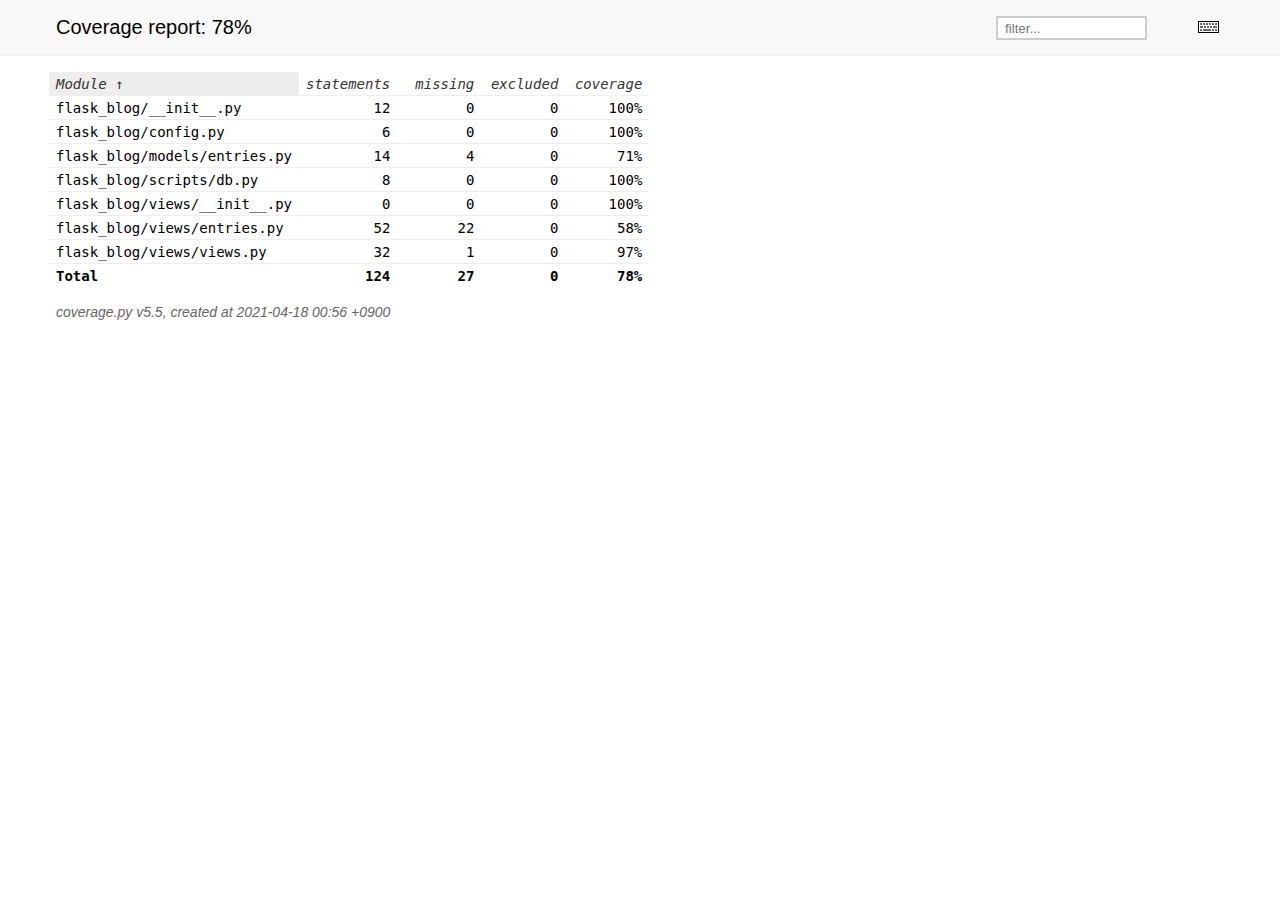
<file: htmlcov/index.html>
<!DOCTYPE html>
<html>
<head>
    <meta http-equiv="Content-Type" content="text/html; charset=utf-8">
    <title>Coverage report</title>
    <link rel="icon" sizes="32x32" href="favicon_32.png">
    <link rel="stylesheet" href="style.css" type="text/css">
    <script type="text/javascript" src="jquery.min.js"></script>
    <script type="text/javascript" src="jquery.ba-throttle-debounce.min.js"></script>
    <script type="text/javascript" src="jquery.tablesorter.min.js"></script>
    <script type="text/javascript" src="jquery.hotkeys.js"></script>
    <script type="text/javascript" src="coverage_html.js"></script>
    <script type="text/javascript">
        jQuery(document).ready(coverage.index_ready);
    </script>
</head>
<body class="indexfile">
<div id="header">
    <div class="content">
        <h1>Coverage report:
            <span class="pc_cov">78%</span>
        </h1>
        <img id="keyboard_icon" src="keybd_closed.png" alt="Show keyboard shortcuts" />
        <form id="filter_container">
            <input id="filter" type="text" value="" placeholder="filter..." />
        </form>
    </div>
</div>
<div class="help_panel">
    <img id="panel_icon" src="keybd_open.png" alt="Hide keyboard shortcuts" />
    <p class="legend">Hot-keys on this page</p>
    <div>
    <p class="keyhelp">
        <span class="key">n</span>
        <span class="key">s</span>
        <span class="key">m</span>
        <span class="key">x</span>
        <span class="key">c</span> &nbsp; change column sorting
    </p>
    </div>
</div>
<div id="index">
    <table class="index">
        <thead>
            <tr class="tablehead" title="Click to sort">
                <th class="name left headerSortDown shortkey_n">Module</th>
                <th class="shortkey_s">statements</th>
                <th class="shortkey_m">missing</th>
                <th class="shortkey_x">excluded</th>
                <th class="right shortkey_c">coverage</th>
            </tr>
        </thead>
        <tfoot>
            <tr class="total">
                <td class="name left">Total</td>
                <td>124</td>
                <td>27</td>
                <td>0</td>
                <td class="right" data-ratio="97 124">78%</td>
            </tr>
        </tfoot>
        <tbody>
            <tr class="file">
                <td class="name left"><a href="flask_blog___init___py.html">flask_blog/__init__.py</a></td>
                <td>12</td>
                <td>0</td>
                <td>0</td>
                <td class="right" data-ratio="12 12">100%</td>
            </tr>
            <tr class="file">
                <td class="name left"><a href="flask_blog_config_py.html">flask_blog/config.py</a></td>
                <td>6</td>
                <td>0</td>
                <td>0</td>
                <td class="right" data-ratio="6 6">100%</td>
            </tr>
            <tr class="file">
                <td class="name left"><a href="flask_blog_models_entries_py.html">flask_blog/models/entries.py</a></td>
                <td>14</td>
                <td>4</td>
                <td>0</td>
                <td class="right" data-ratio="10 14">71%</td>
            </tr>
            <tr class="file">
                <td class="name left"><a href="flask_blog_scripts_db_py.html">flask_blog/scripts/db.py</a></td>
                <td>8</td>
                <td>0</td>
                <td>0</td>
                <td class="right" data-ratio="8 8">100%</td>
            </tr>
            <tr class="file">
                <td class="name left"><a href="flask_blog_views___init___py.html">flask_blog/views/__init__.py</a></td>
                <td>0</td>
                <td>0</td>
                <td>0</td>
                <td class="right" data-ratio="0 0">100%</td>
            </tr>
            <tr class="file">
                <td class="name left"><a href="flask_blog_views_entries_py.html">flask_blog/views/entries.py</a></td>
                <td>52</td>
                <td>22</td>
                <td>0</td>
                <td class="right" data-ratio="30 52">58%</td>
            </tr>
            <tr class="file">
                <td class="name left"><a href="flask_blog_views_views_py.html">flask_blog/views/views.py</a></td>
                <td>32</td>
                <td>1</td>
                <td>0</td>
                <td class="right" data-ratio="31 32">97%</td>
            </tr>
        </tbody>
    </table>
    <p id="no_rows">
        No items found using the specified filter.
    </p>
</div>
<div id="footer">
    <div class="content">
        <p>
            <a class="nav" href="https://coverage.readthedocs.io">coverage.py v5.5</a>,
            created at 2021-04-18 00:56 +0900
        </p>
    </div>
</div>
</body>
</html>
</file>
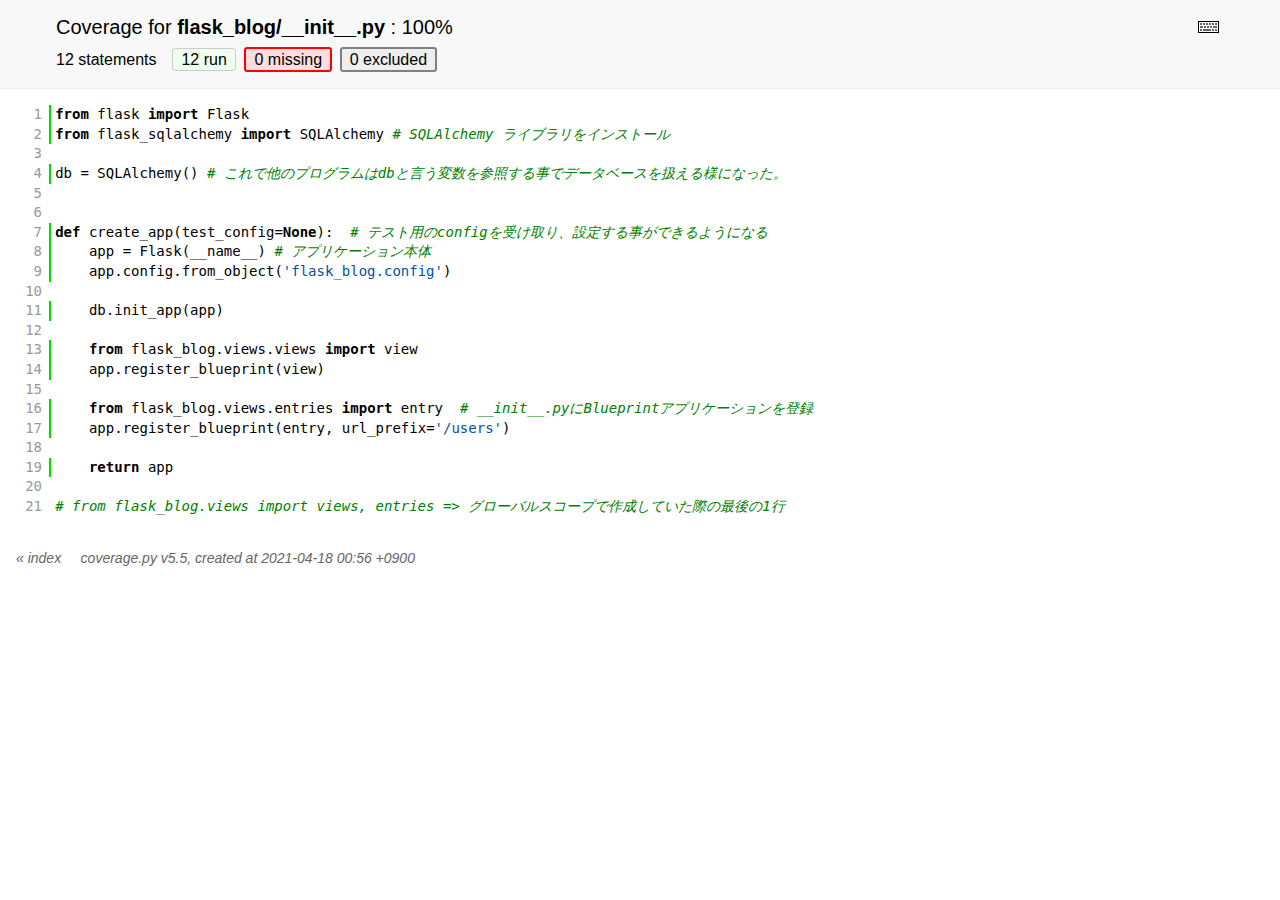
<file: htmlcov/flask_blog___init___py.html>
<!DOCTYPE html>
<html>
<head>
    <meta http-equiv="Content-Type" content="text/html; charset=utf-8">
    <meta http-equiv="X-UA-Compatible" content="IE=emulateIE7" />
    <title>Coverage for flask_blog/__init__.py: 100%</title>
    <link rel="icon" sizes="32x32" href="favicon_32.png">
    <link rel="stylesheet" href="style.css" type="text/css">
    <script type="text/javascript" src="jquery.min.js"></script>
    <script type="text/javascript" src="jquery.hotkeys.js"></script>
    <script type="text/javascript" src="jquery.isonscreen.js"></script>
    <script type="text/javascript" src="coverage_html.js"></script>
    <script type="text/javascript">
        jQuery(document).ready(coverage.pyfile_ready);
    </script>
</head>
<body class="pyfile">
<div id="header">
    <div class="content">
        <h1>Coverage for <b>flask_blog/__init__.py</b> :
            <span class="pc_cov">100%</span>
        </h1>
        <img id="keyboard_icon" src="keybd_closed.png" alt="Show keyboard shortcuts" />
        <h2 class="stats">
            12 statements &nbsp;
            <button type="button" class="run shortkey_r button_toggle_run" title="Toggle lines run">12 run</button>
            <button type="button" class="mis show_mis shortkey_m button_toggle_mis" title="Toggle lines missing">0 missing</button>
            <button type="button" class="exc show_exc shortkey_x button_toggle_exc" title="Toggle lines excluded">0 excluded</button>
        </h2>
    </div>
</div>
<div class="help_panel">
    <img id="panel_icon" src="keybd_open.png" alt="Hide keyboard shortcuts" />
    <p class="legend">Hot-keys on this page</p>
    <div>
    <p class="keyhelp">
        <span class="key">r</span>
        <span class="key">m</span>
        <span class="key">x</span>
        <span class="key">p</span> &nbsp; toggle line displays
    </p>
    <p class="keyhelp">
        <span class="key">j</span>
        <span class="key">k</span> &nbsp; next/prev highlighted chunk
    </p>
    <p class="keyhelp">
        <span class="key">0</span> &nbsp; (zero) top of page
    </p>
    <p class="keyhelp">
        <span class="key">1</span> &nbsp; (one) first highlighted chunk
    </p>
    </div>
</div>
<div id="source">
    <p id="t1" class="run"><span class="n"><a href="#t1">1</a></span><span class="t"><span class="key">from</span> <span class="nam">flask</span> <span class="key">import</span> <span class="nam">Flask</span>&nbsp;</span><span class="r"></span></p>
    <p id="t2" class="run"><span class="n"><a href="#t2">2</a></span><span class="t"><span class="key">from</span> <span class="nam">flask_sqlalchemy</span> <span class="key">import</span> <span class="nam">SQLAlchemy</span> <span class="com"># SQLAlchemy &#12521;&#12452;&#12502;&#12521;&#12522;&#12434;&#12452;&#12531;&#12473;&#12488;&#12540;&#12523;</span>&nbsp;</span><span class="r"></span></p>
    <p id="t3" class="pln"><span class="n"><a href="#t3">3</a></span><span class="t">&nbsp;</span><span class="r"></span></p>
    <p id="t4" class="run"><span class="n"><a href="#t4">4</a></span><span class="t"><span class="nam">db</span> <span class="op">=</span> <span class="nam">SQLAlchemy</span><span class="op">(</span><span class="op">)</span> <span class="com"># &#12371;&#12428;&#12391;&#20182;&#12398;&#12503;&#12525;&#12464;&#12521;&#12512;&#12399;db&#12392;&#35328;&#12358;&#22793;&#25968;&#12434;&#21442;&#29031;&#12377;&#12427;&#20107;&#12391;&#12487;&#12540;&#12479;&#12505;&#12540;&#12473;&#12434;&#25201;&#12360;&#12427;&#27096;&#12395;&#12394;&#12387;&#12383;&#12290;</span>&nbsp;</span><span class="r"></span></p>
    <p id="t5" class="pln"><span class="n"><a href="#t5">5</a></span><span class="t">&nbsp;</span><span class="r"></span></p>
    <p id="t6" class="pln"><span class="n"><a href="#t6">6</a></span><span class="t">&nbsp;</span><span class="r"></span></p>
    <p id="t7" class="run"><span class="n"><a href="#t7">7</a></span><span class="t"><span class="key">def</span> <span class="nam">create_app</span><span class="op">(</span><span class="nam">test_config</span><span class="op">=</span><span class="key">None</span><span class="op">)</span><span class="op">:</span>  <span class="com"># &#12486;&#12473;&#12488;&#29992;&#12398;config&#12434;&#21463;&#12369;&#21462;&#12426;&#12289;&#35373;&#23450;&#12377;&#12427;&#20107;&#12364;&#12391;&#12365;&#12427;&#12424;&#12358;&#12395;&#12394;&#12427;</span>&nbsp;</span><span class="r"></span></p>
    <p id="t8" class="run"><span class="n"><a href="#t8">8</a></span><span class="t">    <span class="nam">app</span> <span class="op">=</span> <span class="nam">Flask</span><span class="op">(</span><span class="nam">__name__</span><span class="op">)</span> <span class="com"># &#12450;&#12503;&#12522;&#12465;&#12540;&#12471;&#12519;&#12531;&#26412;&#20307;</span>&nbsp;</span><span class="r"></span></p>
    <p id="t9" class="run"><span class="n"><a href="#t9">9</a></span><span class="t">    <span class="nam">app</span><span class="op">.</span><span class="nam">config</span><span class="op">.</span><span class="nam">from_object</span><span class="op">(</span><span class="str">'flask_blog.config'</span><span class="op">)</span>&nbsp;</span><span class="r"></span></p>
    <p id="t10" class="pln"><span class="n"><a href="#t10">10</a></span><span class="t">&nbsp;</span><span class="r"></span></p>
    <p id="t11" class="run"><span class="n"><a href="#t11">11</a></span><span class="t">    <span class="nam">db</span><span class="op">.</span><span class="nam">init_app</span><span class="op">(</span><span class="nam">app</span><span class="op">)</span>&nbsp;</span><span class="r"></span></p>
    <p id="t12" class="pln"><span class="n"><a href="#t12">12</a></span><span class="t">&nbsp;</span><span class="r"></span></p>
    <p id="t13" class="run"><span class="n"><a href="#t13">13</a></span><span class="t">    <span class="key">from</span> <span class="nam">flask_blog</span><span class="op">.</span><span class="nam">views</span><span class="op">.</span><span class="nam">views</span> <span class="key">import</span> <span class="nam">view</span>&nbsp;</span><span class="r"></span></p>
    <p id="t14" class="run"><span class="n"><a href="#t14">14</a></span><span class="t">    <span class="nam">app</span><span class="op">.</span><span class="nam">register_blueprint</span><span class="op">(</span><span class="nam">view</span><span class="op">)</span>&nbsp;</span><span class="r"></span></p>
    <p id="t15" class="pln"><span class="n"><a href="#t15">15</a></span><span class="t">&nbsp;</span><span class="r"></span></p>
    <p id="t16" class="run"><span class="n"><a href="#t16">16</a></span><span class="t">    <span class="key">from</span> <span class="nam">flask_blog</span><span class="op">.</span><span class="nam">views</span><span class="op">.</span><span class="nam">entries</span> <span class="key">import</span> <span class="nam">entry</span>  <span class="com"># __init__.py&#12395;Blueprint&#12450;&#12503;&#12522;&#12465;&#12540;&#12471;&#12519;&#12531;&#12434;&#30331;&#37682;</span>&nbsp;</span><span class="r"></span></p>
    <p id="t17" class="run"><span class="n"><a href="#t17">17</a></span><span class="t">    <span class="nam">app</span><span class="op">.</span><span class="nam">register_blueprint</span><span class="op">(</span><span class="nam">entry</span><span class="op">,</span> <span class="nam">url_prefix</span><span class="op">=</span><span class="str">'/users'</span><span class="op">)</span>&nbsp;</span><span class="r"></span></p>
    <p id="t18" class="pln"><span class="n"><a href="#t18">18</a></span><span class="t">&nbsp;</span><span class="r"></span></p>
    <p id="t19" class="run"><span class="n"><a href="#t19">19</a></span><span class="t">    <span class="key">return</span> <span class="nam">app</span>&nbsp;</span><span class="r"></span></p>
    <p id="t20" class="pln"><span class="n"><a href="#t20">20</a></span><span class="t">&nbsp;</span><span class="r"></span></p>
    <p id="t21" class="pln"><span class="n"><a href="#t21">21</a></span><span class="t"><span class="com"># from flask_blog.views import views, entries => &#12464;&#12525;&#12540;&#12496;&#12523;&#12473;&#12467;&#12540;&#12503;&#12391;&#20316;&#25104;&#12375;&#12390;&#12356;&#12383;&#38555;&#12398;&#26368;&#24460;&#12398;1&#34892;</span>&nbsp;</span><span class="r"></span></p>
</div>
<div id="footer">
    <div class="content">
        <p>
            <a class="nav" href="index.html">&#xab; index</a> &nbsp; &nbsp; <a class="nav" href="https://coverage.readthedocs.io">coverage.py v5.5</a>,
            created at 2021-04-18 00:56 +0900
        </p>
    </div>
</div>
</body>
</html>
</file>
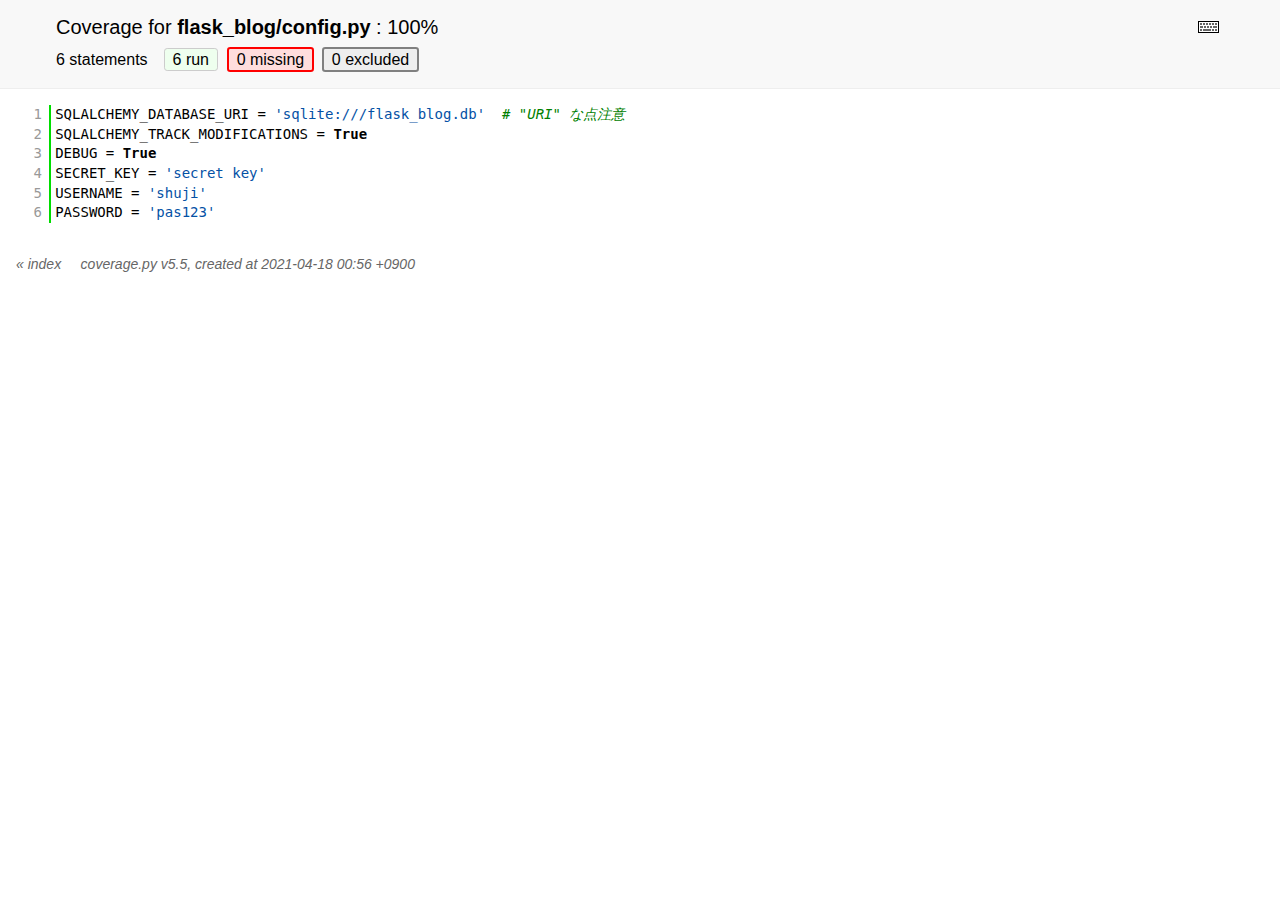
<file: htmlcov/flask_blog_config_py.html>
<!DOCTYPE html>
<html>
<head>
    <meta http-equiv="Content-Type" content="text/html; charset=utf-8">
    <meta http-equiv="X-UA-Compatible" content="IE=emulateIE7" />
    <title>Coverage for flask_blog/config.py: 100%</title>
    <link rel="icon" sizes="32x32" href="favicon_32.png">
    <link rel="stylesheet" href="style.css" type="text/css">
    <script type="text/javascript" src="jquery.min.js"></script>
    <script type="text/javascript" src="jquery.hotkeys.js"></script>
    <script type="text/javascript" src="jquery.isonscreen.js"></script>
    <script type="text/javascript" src="coverage_html.js"></script>
    <script type="text/javascript">
        jQuery(document).ready(coverage.pyfile_ready);
    </script>
</head>
<body class="pyfile">
<div id="header">
    <div class="content">
        <h1>Coverage for <b>flask_blog/config.py</b> :
            <span class="pc_cov">100%</span>
        </h1>
        <img id="keyboard_icon" src="keybd_closed.png" alt="Show keyboard shortcuts" />
        <h2 class="stats">
            6 statements &nbsp;
            <button type="button" class="run shortkey_r button_toggle_run" title="Toggle lines run">6 run</button>
            <button type="button" class="mis show_mis shortkey_m button_toggle_mis" title="Toggle lines missing">0 missing</button>
            <button type="button" class="exc show_exc shortkey_x button_toggle_exc" title="Toggle lines excluded">0 excluded</button>
        </h2>
    </div>
</div>
<div class="help_panel">
    <img id="panel_icon" src="keybd_open.png" alt="Hide keyboard shortcuts" />
    <p class="legend">Hot-keys on this page</p>
    <div>
    <p class="keyhelp">
        <span class="key">r</span>
        <span class="key">m</span>
        <span class="key">x</span>
        <span class="key">p</span> &nbsp; toggle line displays
    </p>
    <p class="keyhelp">
        <span class="key">j</span>
        <span class="key">k</span> &nbsp; next/prev highlighted chunk
    </p>
    <p class="keyhelp">
        <span class="key">0</span> &nbsp; (zero) top of page
    </p>
    <p class="keyhelp">
        <span class="key">1</span> &nbsp; (one) first highlighted chunk
    </p>
    </div>
</div>
<div id="source">
    <p id="t1" class="run"><span class="n"><a href="#t1">1</a></span><span class="t"><span class="nam">SQLALCHEMY_DATABASE_URI</span> <span class="op">=</span> <span class="str">'sqlite:///flask_blog.db'</span>  <span class="com"># "URI" &#12394;&#28857;&#27880;&#24847;</span>&nbsp;</span><span class="r"></span></p>
    <p id="t2" class="run"><span class="n"><a href="#t2">2</a></span><span class="t"><span class="nam">SQLALCHEMY_TRACK_MODIFICATIONS</span> <span class="op">=</span> <span class="key">True</span>&nbsp;</span><span class="r"></span></p>
    <p id="t3" class="run"><span class="n"><a href="#t3">3</a></span><span class="t"><span class="nam">DEBUG</span> <span class="op">=</span> <span class="key">True</span>&nbsp;</span><span class="r"></span></p>
    <p id="t4" class="run"><span class="n"><a href="#t4">4</a></span><span class="t"><span class="nam">SECRET_KEY</span> <span class="op">=</span> <span class="str">'secret key'</span>&nbsp;</span><span class="r"></span></p>
    <p id="t5" class="run"><span class="n"><a href="#t5">5</a></span><span class="t"><span class="nam">USERNAME</span> <span class="op">=</span> <span class="str">'shuji'</span>&nbsp;</span><span class="r"></span></p>
    <p id="t6" class="run"><span class="n"><a href="#t6">6</a></span><span class="t"><span class="nam">PASSWORD</span> <span class="op">=</span> <span class="str">'pas123'</span>&nbsp;</span><span class="r"></span></p>
</div>
<div id="footer">
    <div class="content">
        <p>
            <a class="nav" href="index.html">&#xab; index</a> &nbsp; &nbsp; <a class="nav" href="https://coverage.readthedocs.io">coverage.py v5.5</a>,
            created at 2021-04-18 00:56 +0900
        </p>
    </div>
</div>
</body>
</html>
</file>
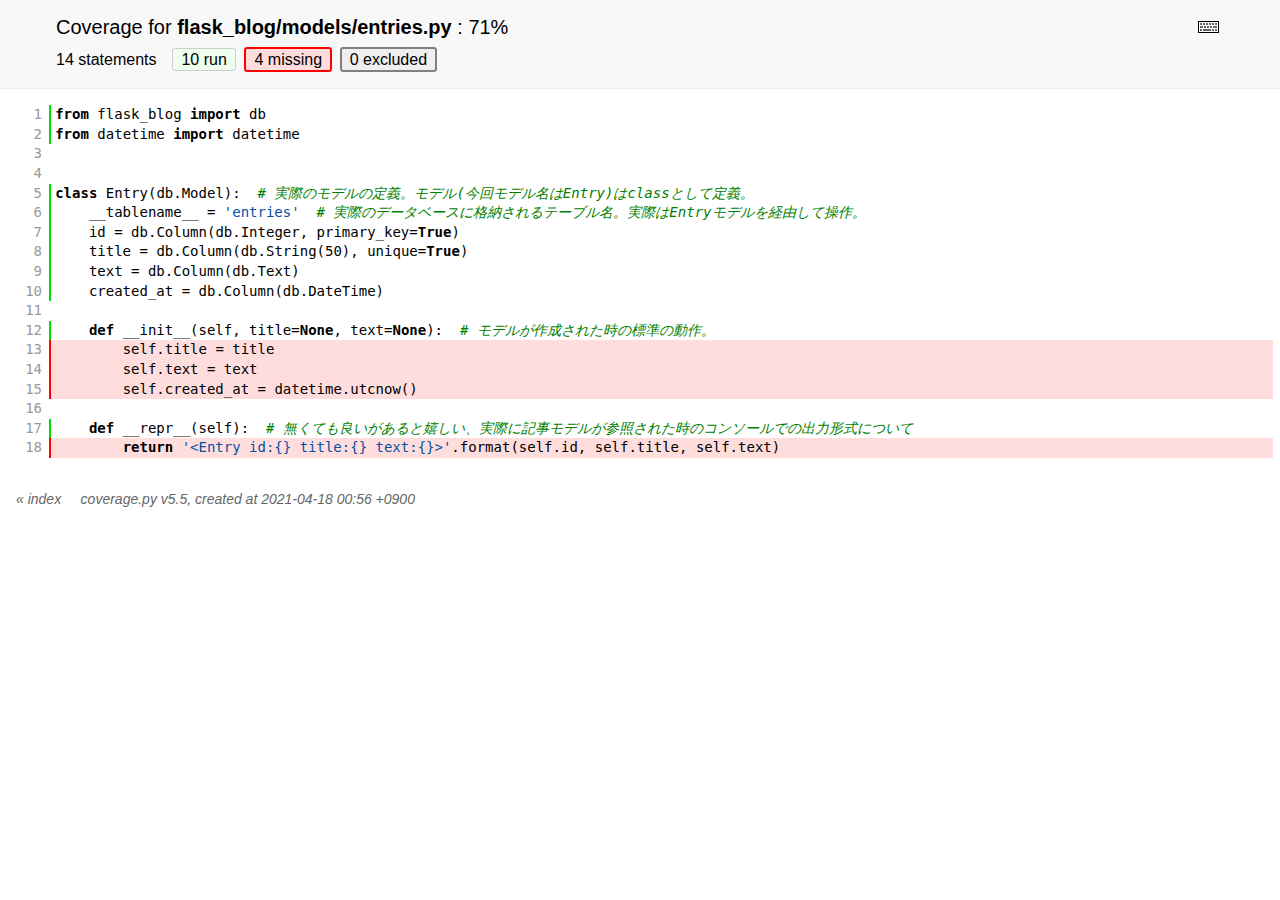
<file: htmlcov/flask_blog_models_entries_py.html>
<!DOCTYPE html>
<html>
<head>
    <meta http-equiv="Content-Type" content="text/html; charset=utf-8">
    <meta http-equiv="X-UA-Compatible" content="IE=emulateIE7" />
    <title>Coverage for flask_blog/models/entries.py: 71%</title>
    <link rel="icon" sizes="32x32" href="favicon_32.png">
    <link rel="stylesheet" href="style.css" type="text/css">
    <script type="text/javascript" src="jquery.min.js"></script>
    <script type="text/javascript" src="jquery.hotkeys.js"></script>
    <script type="text/javascript" src="jquery.isonscreen.js"></script>
    <script type="text/javascript" src="coverage_html.js"></script>
    <script type="text/javascript">
        jQuery(document).ready(coverage.pyfile_ready);
    </script>
</head>
<body class="pyfile">
<div id="header">
    <div class="content">
        <h1>Coverage for <b>flask_blog/models/entries.py</b> :
            <span class="pc_cov">71%</span>
        </h1>
        <img id="keyboard_icon" src="keybd_closed.png" alt="Show keyboard shortcuts" />
        <h2 class="stats">
            14 statements &nbsp;
            <button type="button" class="run shortkey_r button_toggle_run" title="Toggle lines run">10 run</button>
            <button type="button" class="mis show_mis shortkey_m button_toggle_mis" title="Toggle lines missing">4 missing</button>
            <button type="button" class="exc show_exc shortkey_x button_toggle_exc" title="Toggle lines excluded">0 excluded</button>
        </h2>
    </div>
</div>
<div class="help_panel">
    <img id="panel_icon" src="keybd_open.png" alt="Hide keyboard shortcuts" />
    <p class="legend">Hot-keys on this page</p>
    <div>
    <p class="keyhelp">
        <span class="key">r</span>
        <span class="key">m</span>
        <span class="key">x</span>
        <span class="key">p</span> &nbsp; toggle line displays
    </p>
    <p class="keyhelp">
        <span class="key">j</span>
        <span class="key">k</span> &nbsp; next/prev highlighted chunk
    </p>
    <p class="keyhelp">
        <span class="key">0</span> &nbsp; (zero) top of page
    </p>
    <p class="keyhelp">
        <span class="key">1</span> &nbsp; (one) first highlighted chunk
    </p>
    </div>
</div>
<div id="source">
    <p id="t1" class="run"><span class="n"><a href="#t1">1</a></span><span class="t"><span class="key">from</span> <span class="nam">flask_blog</span> <span class="key">import</span> <span class="nam">db</span>&nbsp;</span><span class="r"></span></p>
    <p id="t2" class="run"><span class="n"><a href="#t2">2</a></span><span class="t"><span class="key">from</span> <span class="nam">datetime</span> <span class="key">import</span> <span class="nam">datetime</span>&nbsp;</span><span class="r"></span></p>
    <p id="t3" class="pln"><span class="n"><a href="#t3">3</a></span><span class="t">&nbsp;</span><span class="r"></span></p>
    <p id="t4" class="pln"><span class="n"><a href="#t4">4</a></span><span class="t">&nbsp;</span><span class="r"></span></p>
    <p id="t5" class="run"><span class="n"><a href="#t5">5</a></span><span class="t"><span class="key">class</span> <span class="nam">Entry</span><span class="op">(</span><span class="nam">db</span><span class="op">.</span><span class="nam">Model</span><span class="op">)</span><span class="op">:</span>  <span class="com"># &#23455;&#38555;&#12398;&#12514;&#12487;&#12523;&#12398;&#23450;&#32681;&#12290;&#12514;&#12487;&#12523;(&#20170;&#22238;&#12514;&#12487;&#12523;&#21517;&#12399;Entry)&#12399;class&#12392;&#12375;&#12390;&#23450;&#32681;&#12290;</span>&nbsp;</span><span class="r"></span></p>
    <p id="t6" class="run"><span class="n"><a href="#t6">6</a></span><span class="t">    <span class="nam">__tablename__</span> <span class="op">=</span> <span class="str">'entries'</span>  <span class="com"># &#23455;&#38555;&#12398;&#12487;&#12540;&#12479;&#12505;&#12540;&#12473;&#12395;&#26684;&#32013;&#12373;&#12428;&#12427;&#12486;&#12540;&#12502;&#12523;&#21517;&#12290;&#23455;&#38555;&#12399;Entry&#12514;&#12487;&#12523;&#12434;&#32076;&#30001;&#12375;&#12390;&#25805;&#20316;&#12290;</span>&nbsp;</span><span class="r"></span></p>
    <p id="t7" class="run"><span class="n"><a href="#t7">7</a></span><span class="t">    <span class="nam">id</span> <span class="op">=</span> <span class="nam">db</span><span class="op">.</span><span class="nam">Column</span><span class="op">(</span><span class="nam">db</span><span class="op">.</span><span class="nam">Integer</span><span class="op">,</span> <span class="nam">primary_key</span><span class="op">=</span><span class="key">True</span><span class="op">)</span>&nbsp;</span><span class="r"></span></p>
    <p id="t8" class="run"><span class="n"><a href="#t8">8</a></span><span class="t">    <span class="nam">title</span> <span class="op">=</span> <span class="nam">db</span><span class="op">.</span><span class="nam">Column</span><span class="op">(</span><span class="nam">db</span><span class="op">.</span><span class="nam">String</span><span class="op">(</span><span class="num">50</span><span class="op">)</span><span class="op">,</span> <span class="nam">unique</span><span class="op">=</span><span class="key">True</span><span class="op">)</span>&nbsp;</span><span class="r"></span></p>
    <p id="t9" class="run"><span class="n"><a href="#t9">9</a></span><span class="t">    <span class="nam">text</span> <span class="op">=</span> <span class="nam">db</span><span class="op">.</span><span class="nam">Column</span><span class="op">(</span><span class="nam">db</span><span class="op">.</span><span class="nam">Text</span><span class="op">)</span>&nbsp;</span><span class="r"></span></p>
    <p id="t10" class="run"><span class="n"><a href="#t10">10</a></span><span class="t">    <span class="nam">created_at</span> <span class="op">=</span> <span class="nam">db</span><span class="op">.</span><span class="nam">Column</span><span class="op">(</span><span class="nam">db</span><span class="op">.</span><span class="nam">DateTime</span><span class="op">)</span>&nbsp;</span><span class="r"></span></p>
    <p id="t11" class="pln"><span class="n"><a href="#t11">11</a></span><span class="t">&nbsp;</span><span class="r"></span></p>
    <p id="t12" class="run"><span class="n"><a href="#t12">12</a></span><span class="t">    <span class="key">def</span> <span class="nam">__init__</span><span class="op">(</span><span class="nam">self</span><span class="op">,</span> <span class="nam">title</span><span class="op">=</span><span class="key">None</span><span class="op">,</span> <span class="nam">text</span><span class="op">=</span><span class="key">None</span><span class="op">)</span><span class="op">:</span>  <span class="com"># &#12514;&#12487;&#12523;&#12364;&#20316;&#25104;&#12373;&#12428;&#12383;&#26178;&#12398;&#27161;&#28310;&#12398;&#21205;&#20316;&#12290;</span>&nbsp;</span><span class="r"></span></p>
    <p id="t13" class="mis show_mis"><span class="n"><a href="#t13">13</a></span><span class="t">        <span class="nam">self</span><span class="op">.</span><span class="nam">title</span> <span class="op">=</span> <span class="nam">title</span>&nbsp;</span><span class="r"></span></p>
    <p id="t14" class="mis show_mis"><span class="n"><a href="#t14">14</a></span><span class="t">        <span class="nam">self</span><span class="op">.</span><span class="nam">text</span> <span class="op">=</span> <span class="nam">text</span>&nbsp;</span><span class="r"></span></p>
    <p id="t15" class="mis show_mis"><span class="n"><a href="#t15">15</a></span><span class="t">        <span class="nam">self</span><span class="op">.</span><span class="nam">created_at</span> <span class="op">=</span> <span class="nam">datetime</span><span class="op">.</span><span class="nam">utcnow</span><span class="op">(</span><span class="op">)</span>&nbsp;</span><span class="r"></span></p>
    <p id="t16" class="pln"><span class="n"><a href="#t16">16</a></span><span class="t">&nbsp;</span><span class="r"></span></p>
    <p id="t17" class="run"><span class="n"><a href="#t17">17</a></span><span class="t">    <span class="key">def</span> <span class="nam">__repr__</span><span class="op">(</span><span class="nam">self</span><span class="op">)</span><span class="op">:</span>  <span class="com"># &#28961;&#12367;&#12390;&#12418;&#33391;&#12356;&#12364;&#12354;&#12427;&#12392;&#23305;&#12375;&#12356;&#12289;&#23455;&#38555;&#12395;&#35352;&#20107;&#12514;&#12487;&#12523;&#12364;&#21442;&#29031;&#12373;&#12428;&#12383;&#26178;&#12398;&#12467;&#12531;&#12477;&#12540;&#12523;&#12391;&#12398;&#20986;&#21147;&#24418;&#24335;&#12395;&#12388;&#12356;&#12390;</span>&nbsp;</span><span class="r"></span></p>
    <p id="t18" class="mis show_mis"><span class="n"><a href="#t18">18</a></span><span class="t">        <span class="key">return</span> <span class="str">'&lt;Entry id:{} title:{} text:{}>'</span><span class="op">.</span><span class="nam">format</span><span class="op">(</span><span class="nam">self</span><span class="op">.</span><span class="nam">id</span><span class="op">,</span> <span class="nam">self</span><span class="op">.</span><span class="nam">title</span><span class="op">,</span> <span class="nam">self</span><span class="op">.</span><span class="nam">text</span><span class="op">)</span>&nbsp;</span><span class="r"></span></p>
</div>
<div id="footer">
    <div class="content">
        <p>
            <a class="nav" href="index.html">&#xab; index</a> &nbsp; &nbsp; <a class="nav" href="https://coverage.readthedocs.io">coverage.py v5.5</a>,
            created at 2021-04-18 00:56 +0900
        </p>
    </div>
</div>
</body>
</html>
</file>
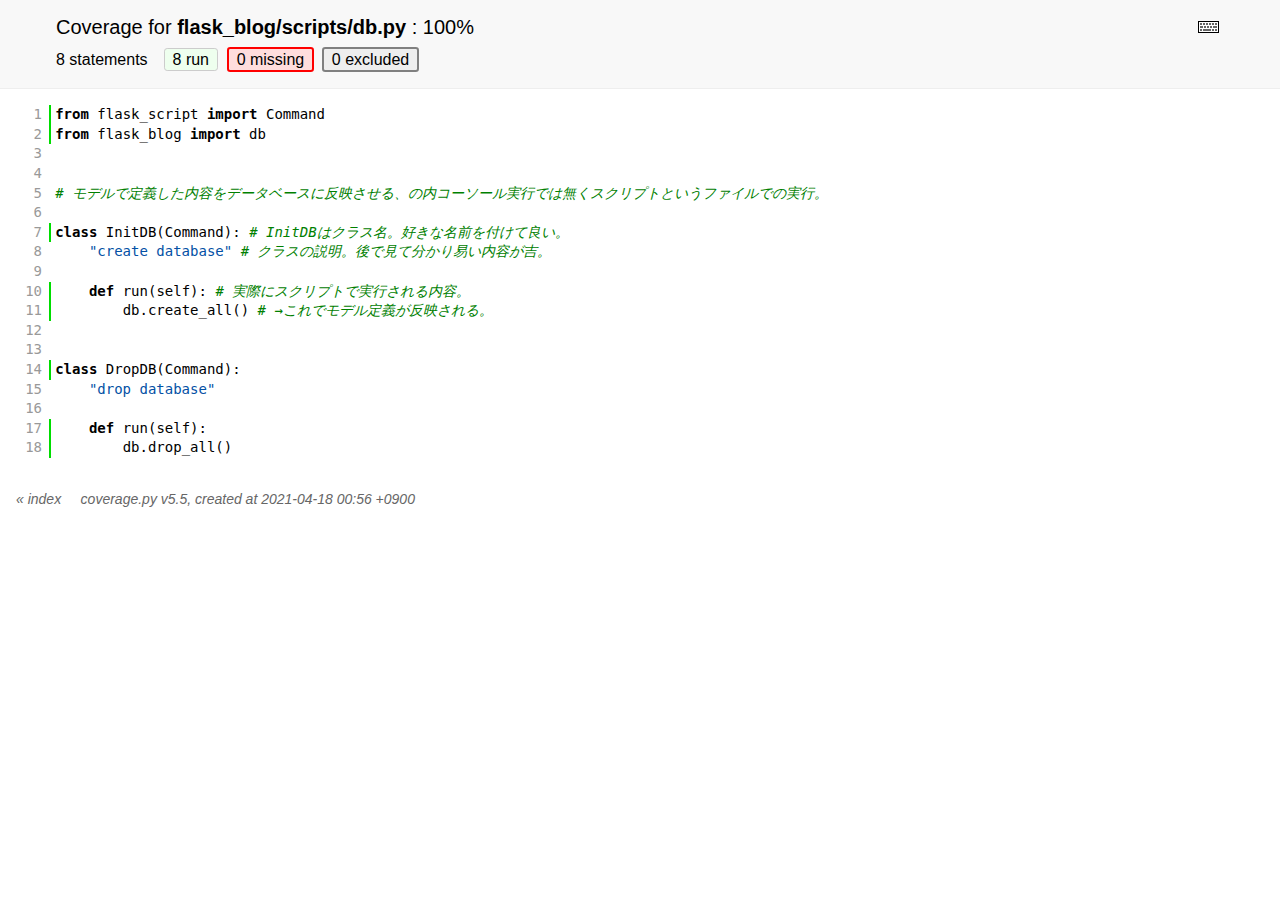
<file: htmlcov/flask_blog_scripts_db_py.html>
<!DOCTYPE html>
<html>
<head>
    <meta http-equiv="Content-Type" content="text/html; charset=utf-8">
    <meta http-equiv="X-UA-Compatible" content="IE=emulateIE7" />
    <title>Coverage for flask_blog/scripts/db.py: 100%</title>
    <link rel="icon" sizes="32x32" href="favicon_32.png">
    <link rel="stylesheet" href="style.css" type="text/css">
    <script type="text/javascript" src="jquery.min.js"></script>
    <script type="text/javascript" src="jquery.hotkeys.js"></script>
    <script type="text/javascript" src="jquery.isonscreen.js"></script>
    <script type="text/javascript" src="coverage_html.js"></script>
    <script type="text/javascript">
        jQuery(document).ready(coverage.pyfile_ready);
    </script>
</head>
<body class="pyfile">
<div id="header">
    <div class="content">
        <h1>Coverage for <b>flask_blog/scripts/db.py</b> :
            <span class="pc_cov">100%</span>
        </h1>
        <img id="keyboard_icon" src="keybd_closed.png" alt="Show keyboard shortcuts" />
        <h2 class="stats">
            8 statements &nbsp;
            <button type="button" class="run shortkey_r button_toggle_run" title="Toggle lines run">8 run</button>
            <button type="button" class="mis show_mis shortkey_m button_toggle_mis" title="Toggle lines missing">0 missing</button>
            <button type="button" class="exc show_exc shortkey_x button_toggle_exc" title="Toggle lines excluded">0 excluded</button>
        </h2>
    </div>
</div>
<div class="help_panel">
    <img id="panel_icon" src="keybd_open.png" alt="Hide keyboard shortcuts" />
    <p class="legend">Hot-keys on this page</p>
    <div>
    <p class="keyhelp">
        <span class="key">r</span>
        <span class="key">m</span>
        <span class="key">x</span>
        <span class="key">p</span> &nbsp; toggle line displays
    </p>
    <p class="keyhelp">
        <span class="key">j</span>
        <span class="key">k</span> &nbsp; next/prev highlighted chunk
    </p>
    <p class="keyhelp">
        <span class="key">0</span> &nbsp; (zero) top of page
    </p>
    <p class="keyhelp">
        <span class="key">1</span> &nbsp; (one) first highlighted chunk
    </p>
    </div>
</div>
<div id="source">
    <p id="t1" class="run"><span class="n"><a href="#t1">1</a></span><span class="t"><span class="key">from</span> <span class="nam">flask_script</span> <span class="key">import</span> <span class="nam">Command</span>&nbsp;</span><span class="r"></span></p>
    <p id="t2" class="run"><span class="n"><a href="#t2">2</a></span><span class="t"><span class="key">from</span> <span class="nam">flask_blog</span> <span class="key">import</span> <span class="nam">db</span>&nbsp;</span><span class="r"></span></p>
    <p id="t3" class="pln"><span class="n"><a href="#t3">3</a></span><span class="t">&nbsp;</span><span class="r"></span></p>
    <p id="t4" class="pln"><span class="n"><a href="#t4">4</a></span><span class="t">&nbsp;</span><span class="r"></span></p>
    <p id="t5" class="pln"><span class="n"><a href="#t5">5</a></span><span class="t"><span class="com"># &#12514;&#12487;&#12523;&#12391;&#23450;&#32681;&#12375;&#12383;&#20869;&#23481;&#12434;&#12487;&#12540;&#12479;&#12505;&#12540;&#12473;&#12395;&#21453;&#26144;&#12373;&#12379;&#12427;&#12289;&#12398;&#20869;&#12467;&#12540;&#12477;&#12540;&#12523;&#23455;&#34892;&#12391;&#12399;&#28961;&#12367;&#12473;&#12463;&#12522;&#12503;&#12488;&#12392;&#12356;&#12358;&#12501;&#12449;&#12452;&#12523;&#12391;&#12398;&#23455;&#34892;&#12290;</span>&nbsp;</span><span class="r"></span></p>
    <p id="t6" class="pln"><span class="n"><a href="#t6">6</a></span><span class="t">&nbsp;</span><span class="r"></span></p>
    <p id="t7" class="run"><span class="n"><a href="#t7">7</a></span><span class="t"><span class="key">class</span> <span class="nam">InitDB</span><span class="op">(</span><span class="nam">Command</span><span class="op">)</span><span class="op">:</span> <span class="com"># InitDB&#12399;&#12463;&#12521;&#12473;&#21517;&#12290;&#22909;&#12365;&#12394;&#21517;&#21069;&#12434;&#20184;&#12369;&#12390;&#33391;&#12356;&#12290;</span>&nbsp;</span><span class="r"></span></p>
    <p id="t8" class="pln"><span class="n"><a href="#t8">8</a></span><span class="t">    <span class="str">"create database"</span> <span class="com"># &#12463;&#12521;&#12473;&#12398;&#35500;&#26126;&#12290;&#24460;&#12391;&#35211;&#12390;&#20998;&#12363;&#12426;&#26131;&#12356;&#20869;&#23481;&#12364;&#21513;&#12290;</span>&nbsp;</span><span class="r"></span></p>
    <p id="t9" class="pln"><span class="n"><a href="#t9">9</a></span><span class="t">&nbsp;</span><span class="r"></span></p>
    <p id="t10" class="run"><span class="n"><a href="#t10">10</a></span><span class="t">    <span class="key">def</span> <span class="nam">run</span><span class="op">(</span><span class="nam">self</span><span class="op">)</span><span class="op">:</span> <span class="com"># &#23455;&#38555;&#12395;&#12473;&#12463;&#12522;&#12503;&#12488;&#12391;&#23455;&#34892;&#12373;&#12428;&#12427;&#20869;&#23481;&#12290;</span>&nbsp;</span><span class="r"></span></p>
    <p id="t11" class="run"><span class="n"><a href="#t11">11</a></span><span class="t">        <span class="nam">db</span><span class="op">.</span><span class="nam">create_all</span><span class="op">(</span><span class="op">)</span> <span class="com"># &#8594;&#12371;&#12428;&#12391;&#12514;&#12487;&#12523;&#23450;&#32681;&#12364;&#21453;&#26144;&#12373;&#12428;&#12427;&#12290;</span>&nbsp;</span><span class="r"></span></p>
    <p id="t12" class="pln"><span class="n"><a href="#t12">12</a></span><span class="t">&nbsp;</span><span class="r"></span></p>
    <p id="t13" class="pln"><span class="n"><a href="#t13">13</a></span><span class="t">&nbsp;</span><span class="r"></span></p>
    <p id="t14" class="run"><span class="n"><a href="#t14">14</a></span><span class="t"><span class="key">class</span> <span class="nam">DropDB</span><span class="op">(</span><span class="nam">Command</span><span class="op">)</span><span class="op">:</span>&nbsp;</span><span class="r"></span></p>
    <p id="t15" class="pln"><span class="n"><a href="#t15">15</a></span><span class="t">    <span class="str">"drop database"</span>&nbsp;</span><span class="r"></span></p>
    <p id="t16" class="pln"><span class="n"><a href="#t16">16</a></span><span class="t">&nbsp;</span><span class="r"></span></p>
    <p id="t17" class="run"><span class="n"><a href="#t17">17</a></span><span class="t">    <span class="key">def</span> <span class="nam">run</span><span class="op">(</span><span class="nam">self</span><span class="op">)</span><span class="op">:</span>&nbsp;</span><span class="r"></span></p>
    <p id="t18" class="run"><span class="n"><a href="#t18">18</a></span><span class="t">        <span class="nam">db</span><span class="op">.</span><span class="nam">drop_all</span><span class="op">(</span><span class="op">)</span>&nbsp;</span><span class="r"></span></p>
</div>
<div id="footer">
    <div class="content">
        <p>
            <a class="nav" href="index.html">&#xab; index</a> &nbsp; &nbsp; <a class="nav" href="https://coverage.readthedocs.io">coverage.py v5.5</a>,
            created at 2021-04-18 00:56 +0900
        </p>
    </div>
</div>
</body>
</html>
</file>
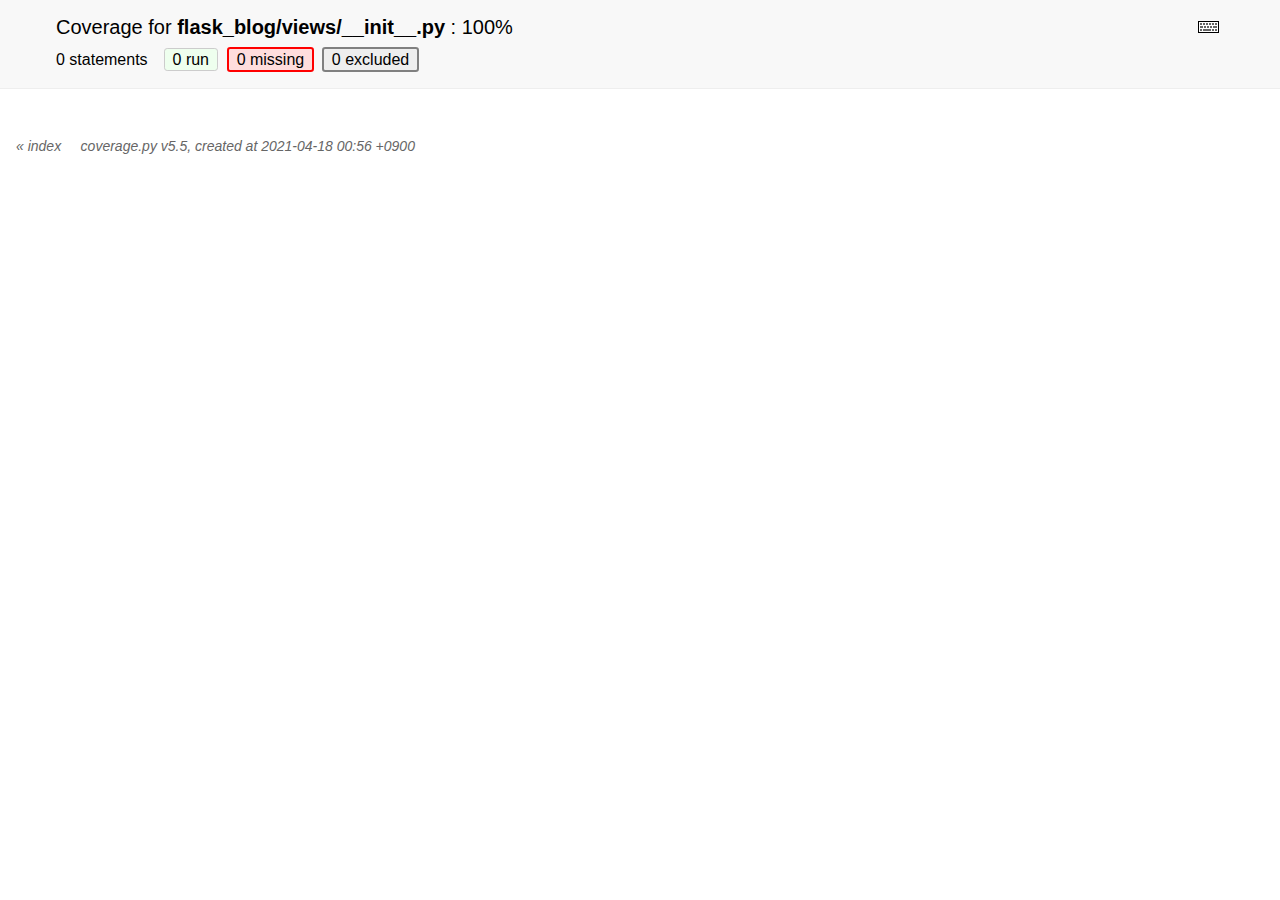
<file: htmlcov/flask_blog_views___init___py.html>
<!DOCTYPE html>
<html>
<head>
    <meta http-equiv="Content-Type" content="text/html; charset=utf-8">
    <meta http-equiv="X-UA-Compatible" content="IE=emulateIE7" />
    <title>Coverage for flask_blog/views/__init__.py: 100%</title>
    <link rel="icon" sizes="32x32" href="favicon_32.png">
    <link rel="stylesheet" href="style.css" type="text/css">
    <script type="text/javascript" src="jquery.min.js"></script>
    <script type="text/javascript" src="jquery.hotkeys.js"></script>
    <script type="text/javascript" src="jquery.isonscreen.js"></script>
    <script type="text/javascript" src="coverage_html.js"></script>
    <script type="text/javascript">
        jQuery(document).ready(coverage.pyfile_ready);
    </script>
</head>
<body class="pyfile">
<div id="header">
    <div class="content">
        <h1>Coverage for <b>flask_blog/views/__init__.py</b> :
            <span class="pc_cov">100%</span>
        </h1>
        <img id="keyboard_icon" src="keybd_closed.png" alt="Show keyboard shortcuts" />
        <h2 class="stats">
            0 statements &nbsp;
            <button type="button" class="run shortkey_r button_toggle_run" title="Toggle lines run">0 run</button>
            <button type="button" class="mis show_mis shortkey_m button_toggle_mis" title="Toggle lines missing">0 missing</button>
            <button type="button" class="exc show_exc shortkey_x button_toggle_exc" title="Toggle lines excluded">0 excluded</button>
        </h2>
    </div>
</div>
<div class="help_panel">
    <img id="panel_icon" src="keybd_open.png" alt="Hide keyboard shortcuts" />
    <p class="legend">Hot-keys on this page</p>
    <div>
    <p class="keyhelp">
        <span class="key">r</span>
        <span class="key">m</span>
        <span class="key">x</span>
        <span class="key">p</span> &nbsp; toggle line displays
    </p>
    <p class="keyhelp">
        <span class="key">j</span>
        <span class="key">k</span> &nbsp; next/prev highlighted chunk
    </p>
    <p class="keyhelp">
        <span class="key">0</span> &nbsp; (zero) top of page
    </p>
    <p class="keyhelp">
        <span class="key">1</span> &nbsp; (one) first highlighted chunk
    </p>
    </div>
</div>
<div id="source">
</div>
<div id="footer">
    <div class="content">
        <p>
            <a class="nav" href="index.html">&#xab; index</a> &nbsp; &nbsp; <a class="nav" href="https://coverage.readthedocs.io">coverage.py v5.5</a>,
            created at 2021-04-18 00:56 +0900
        </p>
    </div>
</div>
</body>
</html>
</file>
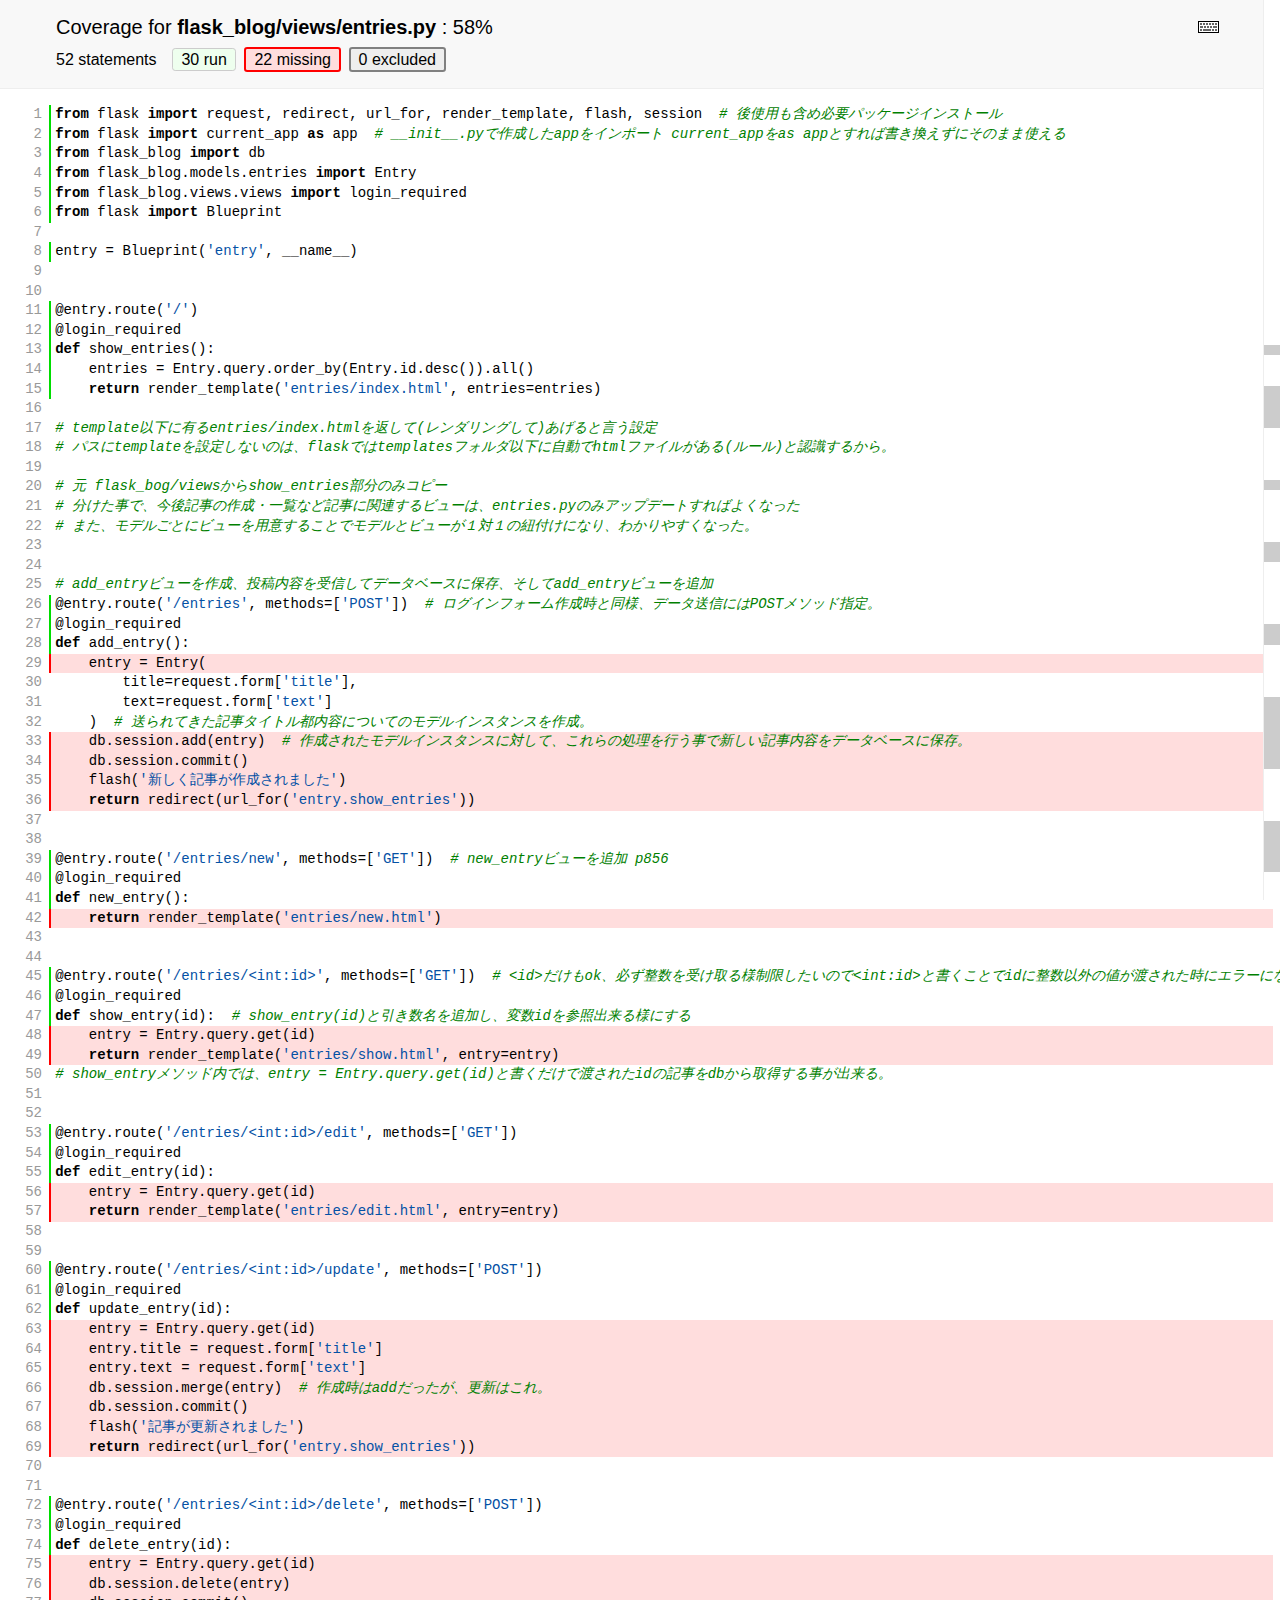
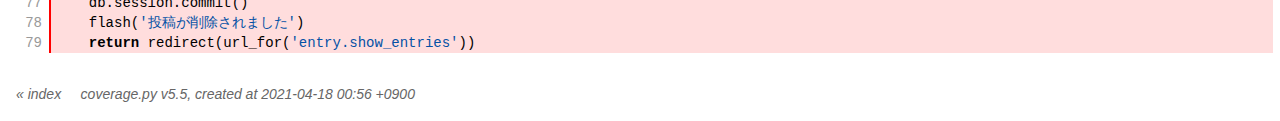
<file: htmlcov/flask_blog_views_entries_py.html>
<!DOCTYPE html>
<html>
<head>
    <meta http-equiv="Content-Type" content="text/html; charset=utf-8">
    <meta http-equiv="X-UA-Compatible" content="IE=emulateIE7" />
    <title>Coverage for flask_blog/views/entries.py: 58%</title>
    <link rel="icon" sizes="32x32" href="favicon_32.png">
    <link rel="stylesheet" href="style.css" type="text/css">
    <script type="text/javascript" src="jquery.min.js"></script>
    <script type="text/javascript" src="jquery.hotkeys.js"></script>
    <script type="text/javascript" src="jquery.isonscreen.js"></script>
    <script type="text/javascript" src="coverage_html.js"></script>
    <script type="text/javascript">
        jQuery(document).ready(coverage.pyfile_ready);
    </script>
</head>
<body class="pyfile">
<div id="header">
    <div class="content">
        <h1>Coverage for <b>flask_blog/views/entries.py</b> :
            <span class="pc_cov">58%</span>
        </h1>
        <img id="keyboard_icon" src="keybd_closed.png" alt="Show keyboard shortcuts" />
        <h2 class="stats">
            52 statements &nbsp;
            <button type="button" class="run shortkey_r button_toggle_run" title="Toggle lines run">30 run</button>
            <button type="button" class="mis show_mis shortkey_m button_toggle_mis" title="Toggle lines missing">22 missing</button>
            <button type="button" class="exc show_exc shortkey_x button_toggle_exc" title="Toggle lines excluded">0 excluded</button>
        </h2>
    </div>
</div>
<div class="help_panel">
    <img id="panel_icon" src="keybd_open.png" alt="Hide keyboard shortcuts" />
    <p class="legend">Hot-keys on this page</p>
    <div>
    <p class="keyhelp">
        <span class="key">r</span>
        <span class="key">m</span>
        <span class="key">x</span>
        <span class="key">p</span> &nbsp; toggle line displays
    </p>
    <p class="keyhelp">
        <span class="key">j</span>
        <span class="key">k</span> &nbsp; next/prev highlighted chunk
    </p>
    <p class="keyhelp">
        <span class="key">0</span> &nbsp; (zero) top of page
    </p>
    <p class="keyhelp">
        <span class="key">1</span> &nbsp; (one) first highlighted chunk
    </p>
    </div>
</div>
<div id="source">
    <p id="t1" class="run"><span class="n"><a href="#t1">1</a></span><span class="t"><span class="key">from</span> <span class="nam">flask</span> <span class="key">import</span> <span class="nam">request</span><span class="op">,</span> <span class="nam">redirect</span><span class="op">,</span> <span class="nam">url_for</span><span class="op">,</span> <span class="nam">render_template</span><span class="op">,</span> <span class="nam">flash</span><span class="op">,</span> <span class="nam">session</span>  <span class="com"># &#24460;&#20351;&#29992;&#12418;&#21547;&#12417;&#24517;&#35201;&#12497;&#12483;&#12465;&#12540;&#12472;&#12452;&#12531;&#12473;&#12488;&#12540;&#12523;</span>&nbsp;</span><span class="r"></span></p>
    <p id="t2" class="run"><span class="n"><a href="#t2">2</a></span><span class="t"><span class="key">from</span> <span class="nam">flask</span> <span class="key">import</span> <span class="nam">current_app</span> <span class="key">as</span> <span class="nam">app</span>  <span class="com"># __init__.py&#12391;&#20316;&#25104;&#12375;&#12383;app&#12434;&#12452;&#12531;&#12509;&#12540;&#12488; current_app&#12434;as app&#12392;&#12377;&#12428;&#12400;&#26360;&#12365;&#25563;&#12360;&#12378;&#12395;&#12381;&#12398;&#12414;&#12414;&#20351;&#12360;&#12427;</span>&nbsp;</span><span class="r"></span></p>
    <p id="t3" class="run"><span class="n"><a href="#t3">3</a></span><span class="t"><span class="key">from</span> <span class="nam">flask_blog</span> <span class="key">import</span> <span class="nam">db</span>&nbsp;</span><span class="r"></span></p>
    <p id="t4" class="run"><span class="n"><a href="#t4">4</a></span><span class="t"><span class="key">from</span> <span class="nam">flask_blog</span><span class="op">.</span><span class="nam">models</span><span class="op">.</span><span class="nam">entries</span> <span class="key">import</span> <span class="nam">Entry</span>&nbsp;</span><span class="r"></span></p>
    <p id="t5" class="run"><span class="n"><a href="#t5">5</a></span><span class="t"><span class="key">from</span> <span class="nam">flask_blog</span><span class="op">.</span><span class="nam">views</span><span class="op">.</span><span class="nam">views</span> <span class="key">import</span> <span class="nam">login_required</span>&nbsp;</span><span class="r"></span></p>
    <p id="t6" class="run"><span class="n"><a href="#t6">6</a></span><span class="t"><span class="key">from</span> <span class="nam">flask</span> <span class="key">import</span> <span class="nam">Blueprint</span>&nbsp;</span><span class="r"></span></p>
    <p id="t7" class="pln"><span class="n"><a href="#t7">7</a></span><span class="t">&nbsp;</span><span class="r"></span></p>
    <p id="t8" class="run"><span class="n"><a href="#t8">8</a></span><span class="t"><span class="nam">entry</span> <span class="op">=</span> <span class="nam">Blueprint</span><span class="op">(</span><span class="str">'entry'</span><span class="op">,</span> <span class="nam">__name__</span><span class="op">)</span>&nbsp;</span><span class="r"></span></p>
    <p id="t9" class="pln"><span class="n"><a href="#t9">9</a></span><span class="t">&nbsp;</span><span class="r"></span></p>
    <p id="t10" class="pln"><span class="n"><a href="#t10">10</a></span><span class="t">&nbsp;</span><span class="r"></span></p>
    <p id="t11" class="run"><span class="n"><a href="#t11">11</a></span><span class="t"><span class="op">@</span><span class="nam">entry</span><span class="op">.</span><span class="nam">route</span><span class="op">(</span><span class="str">'/'</span><span class="op">)</span>&nbsp;</span><span class="r"></span></p>
    <p id="t12" class="run"><span class="n"><a href="#t12">12</a></span><span class="t"><span class="op">@</span><span class="nam">login_required</span>&nbsp;</span><span class="r"></span></p>
    <p id="t13" class="run"><span class="n"><a href="#t13">13</a></span><span class="t"><span class="key">def</span> <span class="nam">show_entries</span><span class="op">(</span><span class="op">)</span><span class="op">:</span>&nbsp;</span><span class="r"></span></p>
    <p id="t14" class="run"><span class="n"><a href="#t14">14</a></span><span class="t">    <span class="nam">entries</span> <span class="op">=</span> <span class="nam">Entry</span><span class="op">.</span><span class="nam">query</span><span class="op">.</span><span class="nam">order_by</span><span class="op">(</span><span class="nam">Entry</span><span class="op">.</span><span class="nam">id</span><span class="op">.</span><span class="nam">desc</span><span class="op">(</span><span class="op">)</span><span class="op">)</span><span class="op">.</span><span class="nam">all</span><span class="op">(</span><span class="op">)</span>&nbsp;</span><span class="r"></span></p>
    <p id="t15" class="run"><span class="n"><a href="#t15">15</a></span><span class="t">    <span class="key">return</span> <span class="nam">render_template</span><span class="op">(</span><span class="str">'entries/index.html'</span><span class="op">,</span> <span class="nam">entries</span><span class="op">=</span><span class="nam">entries</span><span class="op">)</span>&nbsp;</span><span class="r"></span></p>
    <p id="t16" class="pln"><span class="n"><a href="#t16">16</a></span><span class="t">&nbsp;</span><span class="r"></span></p>
    <p id="t17" class="pln"><span class="n"><a href="#t17">17</a></span><span class="t"><span class="com"># template&#20197;&#19979;&#12395;&#26377;&#12427;entries/index.html&#12434;&#36820;&#12375;&#12390;(&#12524;&#12531;&#12480;&#12522;&#12531;&#12464;&#12375;&#12390;)&#12354;&#12370;&#12427;&#12392;&#35328;&#12358;&#35373;&#23450;</span>&nbsp;</span><span class="r"></span></p>
    <p id="t18" class="pln"><span class="n"><a href="#t18">18</a></span><span class="t"><span class="com"># &#12497;&#12473;&#12395;template&#12434;&#35373;&#23450;&#12375;&#12394;&#12356;&#12398;&#12399;&#12289;flask&#12391;&#12399;templates&#12501;&#12457;&#12523;&#12480;&#20197;&#19979;&#12395;&#33258;&#21205;&#12391;html&#12501;&#12449;&#12452;&#12523;&#12364;&#12354;&#12427;(&#12523;&#12540;&#12523;)&#12392;&#35469;&#35672;&#12377;&#12427;&#12363;&#12425;&#12290;</span>&nbsp;</span><span class="r"></span></p>
    <p id="t19" class="pln"><span class="n"><a href="#t19">19</a></span><span class="t">&nbsp;</span><span class="r"></span></p>
    <p id="t20" class="pln"><span class="n"><a href="#t20">20</a></span><span class="t"><span class="com"># &#20803; flask_bog/views&#12363;&#12425;show_entries&#37096;&#20998;&#12398;&#12415;&#12467;&#12500;&#12540;</span>&nbsp;</span><span class="r"></span></p>
    <p id="t21" class="pln"><span class="n"><a href="#t21">21</a></span><span class="t"><span class="com"># &#20998;&#12369;&#12383;&#20107;&#12391;&#12289;&#20170;&#24460;&#35352;&#20107;&#12398;&#20316;&#25104;&#12539;&#19968;&#35239;&#12394;&#12393;&#35352;&#20107;&#12395;&#38306;&#36899;&#12377;&#12427;&#12499;&#12517;&#12540;&#12399;&#12289;entries.py&#12398;&#12415;&#12450;&#12483;&#12503;&#12487;&#12540;&#12488;&#12377;&#12428;&#12400;&#12424;&#12367;&#12394;&#12387;&#12383;</span>&nbsp;</span><span class="r"></span></p>
    <p id="t22" class="pln"><span class="n"><a href="#t22">22</a></span><span class="t"><span class="com"># &#12414;&#12383;&#12289;&#12514;&#12487;&#12523;&#12372;&#12392;&#12395;&#12499;&#12517;&#12540;&#12434;&#29992;&#24847;&#12377;&#12427;&#12371;&#12392;&#12391;&#12514;&#12487;&#12523;&#12392;&#12499;&#12517;&#12540;&#12364;&#65297;&#23550;&#65297;&#12398;&#32016;&#20184;&#12369;&#12395;&#12394;&#12426;&#12289;&#12431;&#12363;&#12426;&#12420;&#12377;&#12367;&#12394;&#12387;&#12383;&#12290;</span>&nbsp;</span><span class="r"></span></p>
    <p id="t23" class="pln"><span class="n"><a href="#t23">23</a></span><span class="t">&nbsp;</span><span class="r"></span></p>
    <p id="t24" class="pln"><span class="n"><a href="#t24">24</a></span><span class="t">&nbsp;</span><span class="r"></span></p>
    <p id="t25" class="pln"><span class="n"><a href="#t25">25</a></span><span class="t"><span class="com"># add_entry&#12499;&#12517;&#12540;&#12434;&#20316;&#25104;&#12289;&#25237;&#31295;&#20869;&#23481;&#12434;&#21463;&#20449;&#12375;&#12390;&#12487;&#12540;&#12479;&#12505;&#12540;&#12473;&#12395;&#20445;&#23384;&#12289;&#12381;&#12375;&#12390;add_entry&#12499;&#12517;&#12540;&#12434;&#36861;&#21152;</span>&nbsp;</span><span class="r"></span></p>
    <p id="t26" class="run"><span class="n"><a href="#t26">26</a></span><span class="t"><span class="op">@</span><span class="nam">entry</span><span class="op">.</span><span class="nam">route</span><span class="op">(</span><span class="str">'/entries'</span><span class="op">,</span> <span class="nam">methods</span><span class="op">=</span><span class="op">[</span><span class="str">'POST'</span><span class="op">]</span><span class="op">)</span>  <span class="com"># &#12525;&#12464;&#12452;&#12531;&#12501;&#12457;&#12540;&#12512;&#20316;&#25104;&#26178;&#12392;&#21516;&#27096;&#12289;&#12487;&#12540;&#12479;&#36865;&#20449;&#12395;&#12399;POST&#12513;&#12477;&#12483;&#12489;&#25351;&#23450;&#12290;</span>&nbsp;</span><span class="r"></span></p>
    <p id="t27" class="run"><span class="n"><a href="#t27">27</a></span><span class="t"><span class="op">@</span><span class="nam">login_required</span>&nbsp;</span><span class="r"></span></p>
    <p id="t28" class="run"><span class="n"><a href="#t28">28</a></span><span class="t"><span class="key">def</span> <span class="nam">add_entry</span><span class="op">(</span><span class="op">)</span><span class="op">:</span>&nbsp;</span><span class="r"></span></p>
    <p id="t29" class="mis show_mis"><span class="n"><a href="#t29">29</a></span><span class="t">    <span class="nam">entry</span> <span class="op">=</span> <span class="nam">Entry</span><span class="op">(</span>&nbsp;</span><span class="r"></span></p>
    <p id="t30" class="pln"><span class="n"><a href="#t30">30</a></span><span class="t">        <span class="nam">title</span><span class="op">=</span><span class="nam">request</span><span class="op">.</span><span class="nam">form</span><span class="op">[</span><span class="str">'title'</span><span class="op">]</span><span class="op">,</span>&nbsp;</span><span class="r"></span></p>
    <p id="t31" class="pln"><span class="n"><a href="#t31">31</a></span><span class="t">        <span class="nam">text</span><span class="op">=</span><span class="nam">request</span><span class="op">.</span><span class="nam">form</span><span class="op">[</span><span class="str">'text'</span><span class="op">]</span>&nbsp;</span><span class="r"></span></p>
    <p id="t32" class="pln"><span class="n"><a href="#t32">32</a></span><span class="t">    <span class="op">)</span>  <span class="com"># &#36865;&#12425;&#12428;&#12390;&#12365;&#12383;&#35352;&#20107;&#12479;&#12452;&#12488;&#12523;&#37117;&#20869;&#23481;&#12395;&#12388;&#12356;&#12390;&#12398;&#12514;&#12487;&#12523;&#12452;&#12531;&#12473;&#12479;&#12531;&#12473;&#12434;&#20316;&#25104;&#12290;</span>&nbsp;</span><span class="r"></span></p>
    <p id="t33" class="mis show_mis"><span class="n"><a href="#t33">33</a></span><span class="t">    <span class="nam">db</span><span class="op">.</span><span class="nam">session</span><span class="op">.</span><span class="nam">add</span><span class="op">(</span><span class="nam">entry</span><span class="op">)</span>  <span class="com"># &#20316;&#25104;&#12373;&#12428;&#12383;&#12514;&#12487;&#12523;&#12452;&#12531;&#12473;&#12479;&#12531;&#12473;&#12395;&#23550;&#12375;&#12390;&#12289;&#12371;&#12428;&#12425;&#12398;&#20966;&#29702;&#12434;&#34892;&#12358;&#20107;&#12391;&#26032;&#12375;&#12356;&#35352;&#20107;&#20869;&#23481;&#12434;&#12487;&#12540;&#12479;&#12505;&#12540;&#12473;&#12395;&#20445;&#23384;&#12290;</span>&nbsp;</span><span class="r"></span></p>
    <p id="t34" class="mis show_mis"><span class="n"><a href="#t34">34</a></span><span class="t">    <span class="nam">db</span><span class="op">.</span><span class="nam">session</span><span class="op">.</span><span class="nam">commit</span><span class="op">(</span><span class="op">)</span>&nbsp;</span><span class="r"></span></p>
    <p id="t35" class="mis show_mis"><span class="n"><a href="#t35">35</a></span><span class="t">    <span class="nam">flash</span><span class="op">(</span><span class="str">'&#26032;&#12375;&#12367;&#35352;&#20107;&#12364;&#20316;&#25104;&#12373;&#12428;&#12414;&#12375;&#12383;'</span><span class="op">)</span>&nbsp;</span><span class="r"></span></p>
    <p id="t36" class="mis show_mis"><span class="n"><a href="#t36">36</a></span><span class="t">    <span class="key">return</span> <span class="nam">redirect</span><span class="op">(</span><span class="nam">url_for</span><span class="op">(</span><span class="str">'entry.show_entries'</span><span class="op">)</span><span class="op">)</span>&nbsp;</span><span class="r"></span></p>
    <p id="t37" class="pln"><span class="n"><a href="#t37">37</a></span><span class="t">&nbsp;</span><span class="r"></span></p>
    <p id="t38" class="pln"><span class="n"><a href="#t38">38</a></span><span class="t">&nbsp;</span><span class="r"></span></p>
    <p id="t39" class="run"><span class="n"><a href="#t39">39</a></span><span class="t"><span class="op">@</span><span class="nam">entry</span><span class="op">.</span><span class="nam">route</span><span class="op">(</span><span class="str">'/entries/new'</span><span class="op">,</span> <span class="nam">methods</span><span class="op">=</span><span class="op">[</span><span class="str">'GET'</span><span class="op">]</span><span class="op">)</span>  <span class="com"># new_entry&#12499;&#12517;&#12540;&#12434;&#36861;&#21152; p856</span>&nbsp;</span><span class="r"></span></p>
    <p id="t40" class="run"><span class="n"><a href="#t40">40</a></span><span class="t"><span class="op">@</span><span class="nam">login_required</span>&nbsp;</span><span class="r"></span></p>
    <p id="t41" class="run"><span class="n"><a href="#t41">41</a></span><span class="t"><span class="key">def</span> <span class="nam">new_entry</span><span class="op">(</span><span class="op">)</span><span class="op">:</span>&nbsp;</span><span class="r"></span></p>
    <p id="t42" class="mis show_mis"><span class="n"><a href="#t42">42</a></span><span class="t">    <span class="key">return</span> <span class="nam">render_template</span><span class="op">(</span><span class="str">'entries/new.html'</span><span class="op">)</span>&nbsp;</span><span class="r"></span></p>
    <p id="t43" class="pln"><span class="n"><a href="#t43">43</a></span><span class="t">&nbsp;</span><span class="r"></span></p>
    <p id="t44" class="pln"><span class="n"><a href="#t44">44</a></span><span class="t">&nbsp;</span><span class="r"></span></p>
    <p id="t45" class="run"><span class="n"><a href="#t45">45</a></span><span class="t"><span class="op">@</span><span class="nam">entry</span><span class="op">.</span><span class="nam">route</span><span class="op">(</span><span class="str">'/entries/&lt;int:id>'</span><span class="op">,</span> <span class="nam">methods</span><span class="op">=</span><span class="op">[</span><span class="str">'GET'</span><span class="op">]</span><span class="op">)</span>  <span class="com"># &lt;id>&#12384;&#12369;&#12418;ok&#12289;&#24517;&#12378;&#25972;&#25968;&#12434;&#21463;&#12369;&#21462;&#12427;&#27096;&#21046;&#38480;&#12375;&#12383;&#12356;&#12398;&#12391;&lt;int:id>&#12392;&#26360;&#12367;&#12371;&#12392;&#12391;id&#12395;&#25972;&#25968;&#20197;&#22806;&#12398;&#20516;&#12364;&#28193;&#12373;&#12428;&#12383;&#26178;&#12395;&#12456;&#12521;&#12540;&#12395;&#12394;&#12427;&#27096;&#12395;&#12290;</span>&nbsp;</span><span class="r"></span></p>
    <p id="t46" class="run"><span class="n"><a href="#t46">46</a></span><span class="t"><span class="op">@</span><span class="nam">login_required</span>&nbsp;</span><span class="r"></span></p>
    <p id="t47" class="run"><span class="n"><a href="#t47">47</a></span><span class="t"><span class="key">def</span> <span class="nam">show_entry</span><span class="op">(</span><span class="nam">id</span><span class="op">)</span><span class="op">:</span>  <span class="com"># show_entry(id)&#12392;&#24341;&#12365;&#25968;&#21517;&#12434;&#36861;&#21152;&#12375;&#12289;&#22793;&#25968;id&#12434;&#21442;&#29031;&#20986;&#26469;&#12427;&#27096;&#12395;&#12377;&#12427;</span>&nbsp;</span><span class="r"></span></p>
    <p id="t48" class="mis show_mis"><span class="n"><a href="#t48">48</a></span><span class="t">    <span class="nam">entry</span> <span class="op">=</span> <span class="nam">Entry</span><span class="op">.</span><span class="nam">query</span><span class="op">.</span><span class="nam">get</span><span class="op">(</span><span class="nam">id</span><span class="op">)</span>&nbsp;</span><span class="r"></span></p>
    <p id="t49" class="mis show_mis"><span class="n"><a href="#t49">49</a></span><span class="t">    <span class="key">return</span> <span class="nam">render_template</span><span class="op">(</span><span class="str">'entries/show.html'</span><span class="op">,</span> <span class="nam">entry</span><span class="op">=</span><span class="nam">entry</span><span class="op">)</span>&nbsp;</span><span class="r"></span></p>
    <p id="t50" class="pln"><span class="n"><a href="#t50">50</a></span><span class="t"><span class="com"># show_entry&#12513;&#12477;&#12483;&#12489;&#20869;&#12391;&#12399;&#12289;entry = Entry.query.get(id)&#12392;&#26360;&#12367;&#12384;&#12369;&#12391;&#28193;&#12373;&#12428;&#12383;id&#12398;&#35352;&#20107;&#12434;db&#12363;&#12425;&#21462;&#24471;&#12377;&#12427;&#20107;&#12364;&#20986;&#26469;&#12427;&#12290;</span>&nbsp;</span><span class="r"></span></p>
    <p id="t51" class="pln"><span class="n"><a href="#t51">51</a></span><span class="t">&nbsp;</span><span class="r"></span></p>
    <p id="t52" class="pln"><span class="n"><a href="#t52">52</a></span><span class="t">&nbsp;</span><span class="r"></span></p>
    <p id="t53" class="run"><span class="n"><a href="#t53">53</a></span><span class="t"><span class="op">@</span><span class="nam">entry</span><span class="op">.</span><span class="nam">route</span><span class="op">(</span><span class="str">'/entries/&lt;int:id>/edit'</span><span class="op">,</span> <span class="nam">methods</span><span class="op">=</span><span class="op">[</span><span class="str">'GET'</span><span class="op">]</span><span class="op">)</span>&nbsp;</span><span class="r"></span></p>
    <p id="t54" class="run"><span class="n"><a href="#t54">54</a></span><span class="t"><span class="op">@</span><span class="nam">login_required</span>&nbsp;</span><span class="r"></span></p>
    <p id="t55" class="run"><span class="n"><a href="#t55">55</a></span><span class="t"><span class="key">def</span> <span class="nam">edit_entry</span><span class="op">(</span><span class="nam">id</span><span class="op">)</span><span class="op">:</span>&nbsp;</span><span class="r"></span></p>
    <p id="t56" class="mis show_mis"><span class="n"><a href="#t56">56</a></span><span class="t">    <span class="nam">entry</span> <span class="op">=</span> <span class="nam">Entry</span><span class="op">.</span><span class="nam">query</span><span class="op">.</span><span class="nam">get</span><span class="op">(</span><span class="nam">id</span><span class="op">)</span>&nbsp;</span><span class="r"></span></p>
    <p id="t57" class="mis show_mis"><span class="n"><a href="#t57">57</a></span><span class="t">    <span class="key">return</span> <span class="nam">render_template</span><span class="op">(</span><span class="str">'entries/edit.html'</span><span class="op">,</span> <span class="nam">entry</span><span class="op">=</span><span class="nam">entry</span><span class="op">)</span>&nbsp;</span><span class="r"></span></p>
    <p id="t58" class="pln"><span class="n"><a href="#t58">58</a></span><span class="t">&nbsp;</span><span class="r"></span></p>
    <p id="t59" class="pln"><span class="n"><a href="#t59">59</a></span><span class="t">&nbsp;</span><span class="r"></span></p>
    <p id="t60" class="run"><span class="n"><a href="#t60">60</a></span><span class="t"><span class="op">@</span><span class="nam">entry</span><span class="op">.</span><span class="nam">route</span><span class="op">(</span><span class="str">'/entries/&lt;int:id>/update'</span><span class="op">,</span> <span class="nam">methods</span><span class="op">=</span><span class="op">[</span><span class="str">'POST'</span><span class="op">]</span><span class="op">)</span>&nbsp;</span><span class="r"></span></p>
    <p id="t61" class="run"><span class="n"><a href="#t61">61</a></span><span class="t"><span class="op">@</span><span class="nam">login_required</span>&nbsp;</span><span class="r"></span></p>
    <p id="t62" class="run"><span class="n"><a href="#t62">62</a></span><span class="t"><span class="key">def</span> <span class="nam">update_entry</span><span class="op">(</span><span class="nam">id</span><span class="op">)</span><span class="op">:</span>&nbsp;</span><span class="r"></span></p>
    <p id="t63" class="mis show_mis"><span class="n"><a href="#t63">63</a></span><span class="t">    <span class="nam">entry</span> <span class="op">=</span> <span class="nam">Entry</span><span class="op">.</span><span class="nam">query</span><span class="op">.</span><span class="nam">get</span><span class="op">(</span><span class="nam">id</span><span class="op">)</span>&nbsp;</span><span class="r"></span></p>
    <p id="t64" class="mis show_mis"><span class="n"><a href="#t64">64</a></span><span class="t">    <span class="nam">entry</span><span class="op">.</span><span class="nam">title</span> <span class="op">=</span> <span class="nam">request</span><span class="op">.</span><span class="nam">form</span><span class="op">[</span><span class="str">'title'</span><span class="op">]</span>&nbsp;</span><span class="r"></span></p>
    <p id="t65" class="mis show_mis"><span class="n"><a href="#t65">65</a></span><span class="t">    <span class="nam">entry</span><span class="op">.</span><span class="nam">text</span> <span class="op">=</span> <span class="nam">request</span><span class="op">.</span><span class="nam">form</span><span class="op">[</span><span class="str">'text'</span><span class="op">]</span>&nbsp;</span><span class="r"></span></p>
    <p id="t66" class="mis show_mis"><span class="n"><a href="#t66">66</a></span><span class="t">    <span class="nam">db</span><span class="op">.</span><span class="nam">session</span><span class="op">.</span><span class="nam">merge</span><span class="op">(</span><span class="nam">entry</span><span class="op">)</span>  <span class="com"># &#20316;&#25104;&#26178;&#12399;add&#12384;&#12387;&#12383;&#12364;&#12289;&#26356;&#26032;&#12399;&#12371;&#12428;&#12290;</span>&nbsp;</span><span class="r"></span></p>
    <p id="t67" class="mis show_mis"><span class="n"><a href="#t67">67</a></span><span class="t">    <span class="nam">db</span><span class="op">.</span><span class="nam">session</span><span class="op">.</span><span class="nam">commit</span><span class="op">(</span><span class="op">)</span>&nbsp;</span><span class="r"></span></p>
    <p id="t68" class="mis show_mis"><span class="n"><a href="#t68">68</a></span><span class="t">    <span class="nam">flash</span><span class="op">(</span><span class="str">'&#35352;&#20107;&#12364;&#26356;&#26032;&#12373;&#12428;&#12414;&#12375;&#12383;'</span><span class="op">)</span>&nbsp;</span><span class="r"></span></p>
    <p id="t69" class="mis show_mis"><span class="n"><a href="#t69">69</a></span><span class="t">    <span class="key">return</span> <span class="nam">redirect</span><span class="op">(</span><span class="nam">url_for</span><span class="op">(</span><span class="str">'entry.show_entries'</span><span class="op">)</span><span class="op">)</span>&nbsp;</span><span class="r"></span></p>
    <p id="t70" class="pln"><span class="n"><a href="#t70">70</a></span><span class="t">&nbsp;</span><span class="r"></span></p>
    <p id="t71" class="pln"><span class="n"><a href="#t71">71</a></span><span class="t">&nbsp;</span><span class="r"></span></p>
    <p id="t72" class="run"><span class="n"><a href="#t72">72</a></span><span class="t"><span class="op">@</span><span class="nam">entry</span><span class="op">.</span><span class="nam">route</span><span class="op">(</span><span class="str">'/entries/&lt;int:id>/delete'</span><span class="op">,</span> <span class="nam">methods</span><span class="op">=</span><span class="op">[</span><span class="str">'POST'</span><span class="op">]</span><span class="op">)</span>&nbsp;</span><span class="r"></span></p>
    <p id="t73" class="run"><span class="n"><a href="#t73">73</a></span><span class="t"><span class="op">@</span><span class="nam">login_required</span>&nbsp;</span><span class="r"></span></p>
    <p id="t74" class="run"><span class="n"><a href="#t74">74</a></span><span class="t"><span class="key">def</span> <span class="nam">delete_entry</span><span class="op">(</span><span class="nam">id</span><span class="op">)</span><span class="op">:</span>&nbsp;</span><span class="r"></span></p>
    <p id="t75" class="mis show_mis"><span class="n"><a href="#t75">75</a></span><span class="t">    <span class="nam">entry</span> <span class="op">=</span> <span class="nam">Entry</span><span class="op">.</span><span class="nam">query</span><span class="op">.</span><span class="nam">get</span><span class="op">(</span><span class="nam">id</span><span class="op">)</span>&nbsp;</span><span class="r"></span></p>
    <p id="t76" class="mis show_mis"><span class="n"><a href="#t76">76</a></span><span class="t">    <span class="nam">db</span><span class="op">.</span><span class="nam">session</span><span class="op">.</span><span class="nam">delete</span><span class="op">(</span><span class="nam">entry</span><span class="op">)</span>&nbsp;</span><span class="r"></span></p>
    <p id="t77" class="mis show_mis"><span class="n"><a href="#t77">77</a></span><span class="t">    <span class="nam">db</span><span class="op">.</span><span class="nam">session</span><span class="op">.</span><span class="nam">commit</span><span class="op">(</span><span class="op">)</span>&nbsp;</span><span class="r"></span></p>
    <p id="t78" class="mis show_mis"><span class="n"><a href="#t78">78</a></span><span class="t">    <span class="nam">flash</span><span class="op">(</span><span class="str">'&#25237;&#31295;&#12364;&#21066;&#38500;&#12373;&#12428;&#12414;&#12375;&#12383;'</span><span class="op">)</span>&nbsp;</span><span class="r"></span></p>
    <p id="t79" class="mis show_mis"><span class="n"><a href="#t79">79</a></span><span class="t">    <span class="key">return</span> <span class="nam">redirect</span><span class="op">(</span><span class="nam">url_for</span><span class="op">(</span><span class="str">'entry.show_entries'</span><span class="op">)</span><span class="op">)</span>&nbsp;</span><span class="r"></span></p>
</div>
<div id="footer">
    <div class="content">
        <p>
            <a class="nav" href="index.html">&#xab; index</a> &nbsp; &nbsp; <a class="nav" href="https://coverage.readthedocs.io">coverage.py v5.5</a>,
            created at 2021-04-18 00:56 +0900
        </p>
    </div>
</div>
</body>
</html>
</file>
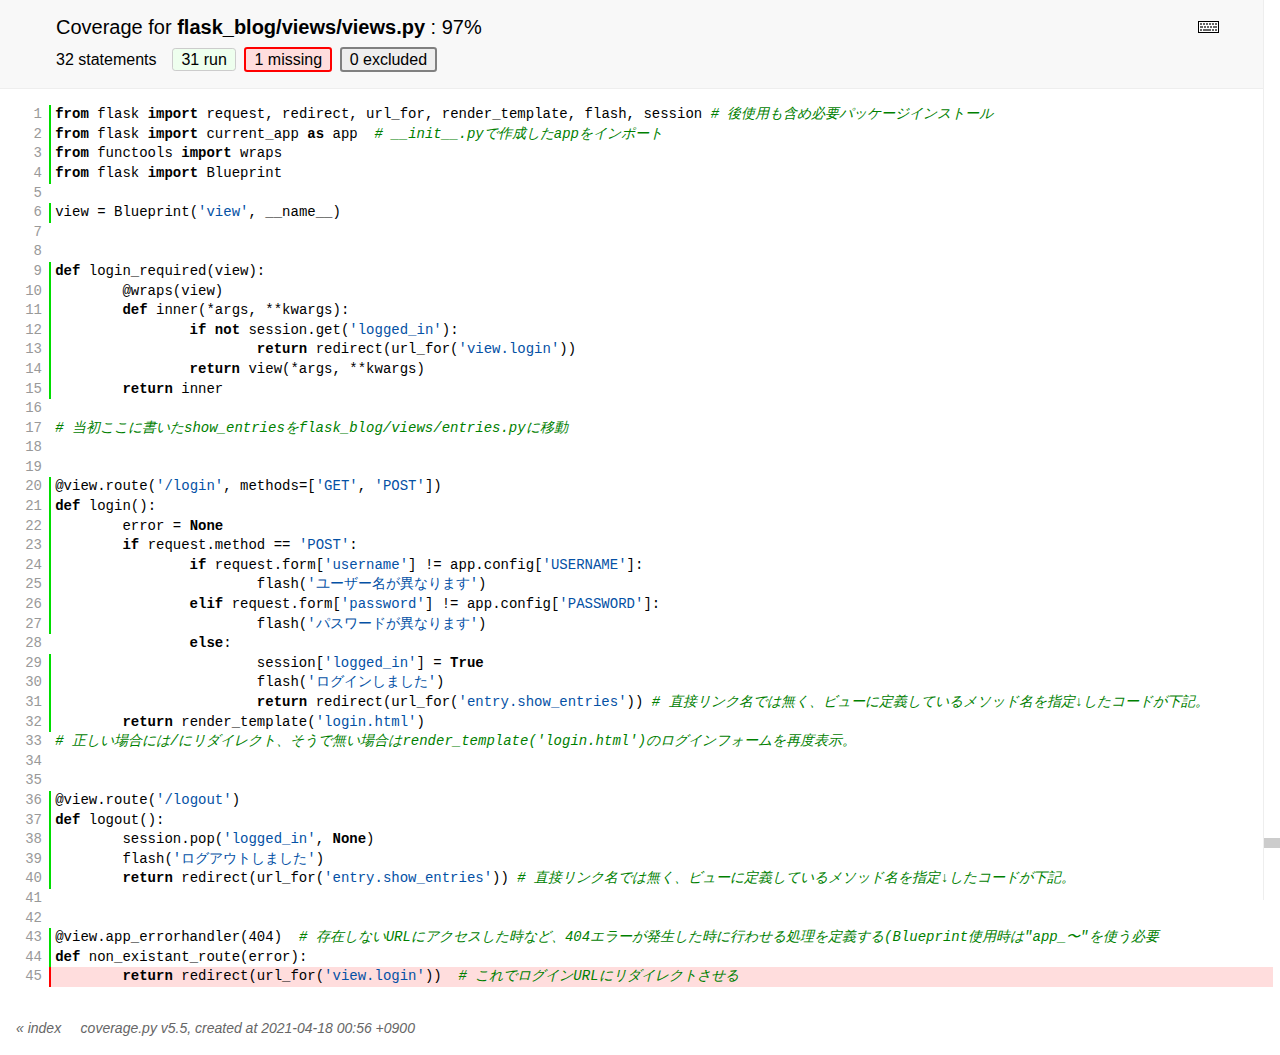
<file: htmlcov/flask_blog_views_views_py.html>
<!DOCTYPE html>
<html>
<head>
    <meta http-equiv="Content-Type" content="text/html; charset=utf-8">
    <meta http-equiv="X-UA-Compatible" content="IE=emulateIE7" />
    <title>Coverage for flask_blog/views/views.py: 97%</title>
    <link rel="icon" sizes="32x32" href="favicon_32.png">
    <link rel="stylesheet" href="style.css" type="text/css">
    <script type="text/javascript" src="jquery.min.js"></script>
    <script type="text/javascript" src="jquery.hotkeys.js"></script>
    <script type="text/javascript" src="jquery.isonscreen.js"></script>
    <script type="text/javascript" src="coverage_html.js"></script>
    <script type="text/javascript">
        jQuery(document).ready(coverage.pyfile_ready);
    </script>
</head>
<body class="pyfile">
<div id="header">
    <div class="content">
        <h1>Coverage for <b>flask_blog/views/views.py</b> :
            <span class="pc_cov">97%</span>
        </h1>
        <img id="keyboard_icon" src="keybd_closed.png" alt="Show keyboard shortcuts" />
        <h2 class="stats">
            32 statements &nbsp;
            <button type="button" class="run shortkey_r button_toggle_run" title="Toggle lines run">31 run</button>
            <button type="button" class="mis show_mis shortkey_m button_toggle_mis" title="Toggle lines missing">1 missing</button>
            <button type="button" class="exc show_exc shortkey_x button_toggle_exc" title="Toggle lines excluded">0 excluded</button>
        </h2>
    </div>
</div>
<div class="help_panel">
    <img id="panel_icon" src="keybd_open.png" alt="Hide keyboard shortcuts" />
    <p class="legend">Hot-keys on this page</p>
    <div>
    <p class="keyhelp">
        <span class="key">r</span>
        <span class="key">m</span>
        <span class="key">x</span>
        <span class="key">p</span> &nbsp; toggle line displays
    </p>
    <p class="keyhelp">
        <span class="key">j</span>
        <span class="key">k</span> &nbsp; next/prev highlighted chunk
    </p>
    <p class="keyhelp">
        <span class="key">0</span> &nbsp; (zero) top of page
    </p>
    <p class="keyhelp">
        <span class="key">1</span> &nbsp; (one) first highlighted chunk
    </p>
    </div>
</div>
<div id="source">
    <p id="t1" class="run"><span class="n"><a href="#t1">1</a></span><span class="t"><span class="key">from</span> <span class="nam">flask</span> <span class="key">import</span> <span class="nam">request</span><span class="op">,</span> <span class="nam">redirect</span><span class="op">,</span> <span class="nam">url_for</span><span class="op">,</span> <span class="nam">render_template</span><span class="op">,</span> <span class="nam">flash</span><span class="op">,</span> <span class="nam">session</span> <span class="com"># &#24460;&#20351;&#29992;&#12418;&#21547;&#12417;&#24517;&#35201;&#12497;&#12483;&#12465;&#12540;&#12472;&#12452;&#12531;&#12473;&#12488;&#12540;&#12523;</span>&nbsp;</span><span class="r"></span></p>
    <p id="t2" class="run"><span class="n"><a href="#t2">2</a></span><span class="t"><span class="key">from</span> <span class="nam">flask</span> <span class="key">import</span> <span class="nam">current_app</span> <span class="key">as</span> <span class="nam">app</span>  <span class="com"># __init__.py&#12391;&#20316;&#25104;&#12375;&#12383;app&#12434;&#12452;&#12531;&#12509;&#12540;&#12488;</span>&nbsp;</span><span class="r"></span></p>
    <p id="t3" class="run"><span class="n"><a href="#t3">3</a></span><span class="t"><span class="key">from</span> <span class="nam">functools</span> <span class="key">import</span> <span class="nam">wraps</span>&nbsp;</span><span class="r"></span></p>
    <p id="t4" class="run"><span class="n"><a href="#t4">4</a></span><span class="t"><span class="key">from</span> <span class="nam">flask</span> <span class="key">import</span> <span class="nam">Blueprint</span>&nbsp;</span><span class="r"></span></p>
    <p id="t5" class="pln"><span class="n"><a href="#t5">5</a></span><span class="t">&nbsp;</span><span class="r"></span></p>
    <p id="t6" class="run"><span class="n"><a href="#t6">6</a></span><span class="t"><span class="nam">view</span> <span class="op">=</span> <span class="nam">Blueprint</span><span class="op">(</span><span class="str">'view'</span><span class="op">,</span> <span class="nam">__name__</span><span class="op">)</span>&nbsp;</span><span class="r"></span></p>
    <p id="t7" class="pln"><span class="n"><a href="#t7">7</a></span><span class="t">&nbsp;</span><span class="r"></span></p>
    <p id="t8" class="pln"><span class="n"><a href="#t8">8</a></span><span class="t">&nbsp;</span><span class="r"></span></p>
    <p id="t9" class="run"><span class="n"><a href="#t9">9</a></span><span class="t"><span class="key">def</span> <span class="nam">login_required</span><span class="op">(</span><span class="nam">view</span><span class="op">)</span><span class="op">:</span>&nbsp;</span><span class="r"></span></p>
    <p id="t10" class="run"><span class="n"><a href="#t10">10</a></span><span class="t">        <span class="op">@</span><span class="nam">wraps</span><span class="op">(</span><span class="nam">view</span><span class="op">)</span>&nbsp;</span><span class="r"></span></p>
    <p id="t11" class="run"><span class="n"><a href="#t11">11</a></span><span class="t">        <span class="key">def</span> <span class="nam">inner</span><span class="op">(</span><span class="op">*</span><span class="nam">args</span><span class="op">,</span> <span class="op">**</span><span class="nam">kwargs</span><span class="op">)</span><span class="op">:</span>&nbsp;</span><span class="r"></span></p>
    <p id="t12" class="run"><span class="n"><a href="#t12">12</a></span><span class="t">                <span class="key">if</span> <span class="key">not</span> <span class="nam">session</span><span class="op">.</span><span class="nam">get</span><span class="op">(</span><span class="str">'logged_in'</span><span class="op">)</span><span class="op">:</span>&nbsp;</span><span class="r"></span></p>
    <p id="t13" class="run"><span class="n"><a href="#t13">13</a></span><span class="t">                        <span class="key">return</span> <span class="nam">redirect</span><span class="op">(</span><span class="nam">url_for</span><span class="op">(</span><span class="str">'view.login'</span><span class="op">)</span><span class="op">)</span>&nbsp;</span><span class="r"></span></p>
    <p id="t14" class="run"><span class="n"><a href="#t14">14</a></span><span class="t">                <span class="key">return</span> <span class="nam">view</span><span class="op">(</span><span class="op">*</span><span class="nam">args</span><span class="op">,</span> <span class="op">**</span><span class="nam">kwargs</span><span class="op">)</span>&nbsp;</span><span class="r"></span></p>
    <p id="t15" class="run"><span class="n"><a href="#t15">15</a></span><span class="t">        <span class="key">return</span> <span class="nam">inner</span>&nbsp;</span><span class="r"></span></p>
    <p id="t16" class="pln"><span class="n"><a href="#t16">16</a></span><span class="t">&nbsp;</span><span class="r"></span></p>
    <p id="t17" class="pln"><span class="n"><a href="#t17">17</a></span><span class="t"><span class="com"># &#24403;&#21021;&#12371;&#12371;&#12395;&#26360;&#12356;&#12383;show_entries&#12434;flask_blog/views/entries.py&#12395;&#31227;&#21205;</span>&nbsp;</span><span class="r"></span></p>
    <p id="t18" class="pln"><span class="n"><a href="#t18">18</a></span><span class="t">&nbsp;</span><span class="r"></span></p>
    <p id="t19" class="pln"><span class="n"><a href="#t19">19</a></span><span class="t">&nbsp;</span><span class="r"></span></p>
    <p id="t20" class="run"><span class="n"><a href="#t20">20</a></span><span class="t"><span class="op">@</span><span class="nam">view</span><span class="op">.</span><span class="nam">route</span><span class="op">(</span><span class="str">'/login'</span><span class="op">,</span> <span class="nam">methods</span><span class="op">=</span><span class="op">[</span><span class="str">'GET'</span><span class="op">,</span> <span class="str">'POST'</span><span class="op">]</span><span class="op">)</span>&nbsp;</span><span class="r"></span></p>
    <p id="t21" class="run"><span class="n"><a href="#t21">21</a></span><span class="t"><span class="key">def</span> <span class="nam">login</span><span class="op">(</span><span class="op">)</span><span class="op">:</span>&nbsp;</span><span class="r"></span></p>
    <p id="t22" class="run"><span class="n"><a href="#t22">22</a></span><span class="t">        <span class="nam">error</span> <span class="op">=</span> <span class="key">None</span>&nbsp;</span><span class="r"></span></p>
    <p id="t23" class="run"><span class="n"><a href="#t23">23</a></span><span class="t">        <span class="key">if</span> <span class="nam">request</span><span class="op">.</span><span class="nam">method</span> <span class="op">==</span> <span class="str">'POST'</span><span class="op">:</span>&nbsp;</span><span class="r"></span></p>
    <p id="t24" class="run"><span class="n"><a href="#t24">24</a></span><span class="t">                <span class="key">if</span> <span class="nam">request</span><span class="op">.</span><span class="nam">form</span><span class="op">[</span><span class="str">'username'</span><span class="op">]</span> <span class="op">!=</span> <span class="nam">app</span><span class="op">.</span><span class="nam">config</span><span class="op">[</span><span class="str">'USERNAME'</span><span class="op">]</span><span class="op">:</span>&nbsp;</span><span class="r"></span></p>
    <p id="t25" class="run"><span class="n"><a href="#t25">25</a></span><span class="t">                        <span class="nam">flash</span><span class="op">(</span><span class="str">'&#12518;&#12540;&#12470;&#12540;&#21517;&#12364;&#30064;&#12394;&#12426;&#12414;&#12377;'</span><span class="op">)</span>&nbsp;</span><span class="r"></span></p>
    <p id="t26" class="run"><span class="n"><a href="#t26">26</a></span><span class="t">                <span class="key">elif</span> <span class="nam">request</span><span class="op">.</span><span class="nam">form</span><span class="op">[</span><span class="str">'password'</span><span class="op">]</span> <span class="op">!=</span> <span class="nam">app</span><span class="op">.</span><span class="nam">config</span><span class="op">[</span><span class="str">'PASSWORD'</span><span class="op">]</span><span class="op">:</span>&nbsp;</span><span class="r"></span></p>
    <p id="t27" class="run"><span class="n"><a href="#t27">27</a></span><span class="t">                        <span class="nam">flash</span><span class="op">(</span><span class="str">'&#12497;&#12473;&#12527;&#12540;&#12489;&#12364;&#30064;&#12394;&#12426;&#12414;&#12377;'</span><span class="op">)</span>&nbsp;</span><span class="r"></span></p>
    <p id="t28" class="pln"><span class="n"><a href="#t28">28</a></span><span class="t">                <span class="key">else</span><span class="op">:</span>&nbsp;</span><span class="r"></span></p>
    <p id="t29" class="run"><span class="n"><a href="#t29">29</a></span><span class="t">                        <span class="nam">session</span><span class="op">[</span><span class="str">'logged_in'</span><span class="op">]</span> <span class="op">=</span> <span class="key">True</span>&nbsp;</span><span class="r"></span></p>
    <p id="t30" class="run"><span class="n"><a href="#t30">30</a></span><span class="t">                        <span class="nam">flash</span><span class="op">(</span><span class="str">'&#12525;&#12464;&#12452;&#12531;&#12375;&#12414;&#12375;&#12383;'</span><span class="op">)</span>&nbsp;</span><span class="r"></span></p>
    <p id="t31" class="run"><span class="n"><a href="#t31">31</a></span><span class="t">                        <span class="key">return</span> <span class="nam">redirect</span><span class="op">(</span><span class="nam">url_for</span><span class="op">(</span><span class="str">'entry.show_entries'</span><span class="op">)</span><span class="op">)</span> <span class="com"># &#30452;&#25509;&#12522;&#12531;&#12463;&#21517;&#12391;&#12399;&#28961;&#12367;&#12289;&#12499;&#12517;&#12540;&#12395;&#23450;&#32681;&#12375;&#12390;&#12356;&#12427;&#12513;&#12477;&#12483;&#12489;&#21517;&#12434;&#25351;&#23450;&#8595;&#12375;&#12383;&#12467;&#12540;&#12489;&#12364;&#19979;&#35352;&#12290;</span>&nbsp;</span><span class="r"></span></p>
    <p id="t32" class="run"><span class="n"><a href="#t32">32</a></span><span class="t">        <span class="key">return</span> <span class="nam">render_template</span><span class="op">(</span><span class="str">'login.html'</span><span class="op">)</span>&nbsp;</span><span class="r"></span></p>
    <p id="t33" class="pln"><span class="n"><a href="#t33">33</a></span><span class="t"><span class="com"># &#27491;&#12375;&#12356;&#22580;&#21512;&#12395;&#12399;/&#12395;&#12522;&#12480;&#12452;&#12524;&#12463;&#12488;&#12289;&#12381;&#12358;&#12391;&#28961;&#12356;&#22580;&#21512;&#12399;render_template('login.html')&#12398;&#12525;&#12464;&#12452;&#12531;&#12501;&#12457;&#12540;&#12512;&#12434;&#20877;&#24230;&#34920;&#31034;&#12290;</span>&nbsp;</span><span class="r"></span></p>
    <p id="t34" class="pln"><span class="n"><a href="#t34">34</a></span><span class="t">&nbsp;</span><span class="r"></span></p>
    <p id="t35" class="pln"><span class="n"><a href="#t35">35</a></span><span class="t">&nbsp;</span><span class="r"></span></p>
    <p id="t36" class="run"><span class="n"><a href="#t36">36</a></span><span class="t"><span class="op">@</span><span class="nam">view</span><span class="op">.</span><span class="nam">route</span><span class="op">(</span><span class="str">'/logout'</span><span class="op">)</span>&nbsp;</span><span class="r"></span></p>
    <p id="t37" class="run"><span class="n"><a href="#t37">37</a></span><span class="t"><span class="key">def</span> <span class="nam">logout</span><span class="op">(</span><span class="op">)</span><span class="op">:</span>&nbsp;</span><span class="r"></span></p>
    <p id="t38" class="run"><span class="n"><a href="#t38">38</a></span><span class="t">        <span class="nam">session</span><span class="op">.</span><span class="nam">pop</span><span class="op">(</span><span class="str">'logged_in'</span><span class="op">,</span> <span class="key">None</span><span class="op">)</span>&nbsp;</span><span class="r"></span></p>
    <p id="t39" class="run"><span class="n"><a href="#t39">39</a></span><span class="t">        <span class="nam">flash</span><span class="op">(</span><span class="str">'&#12525;&#12464;&#12450;&#12454;&#12488;&#12375;&#12414;&#12375;&#12383;'</span><span class="op">)</span>&nbsp;</span><span class="r"></span></p>
    <p id="t40" class="run"><span class="n"><a href="#t40">40</a></span><span class="t">        <span class="key">return</span> <span class="nam">redirect</span><span class="op">(</span><span class="nam">url_for</span><span class="op">(</span><span class="str">'entry.show_entries'</span><span class="op">)</span><span class="op">)</span> <span class="com"># &#30452;&#25509;&#12522;&#12531;&#12463;&#21517;&#12391;&#12399;&#28961;&#12367;&#12289;&#12499;&#12517;&#12540;&#12395;&#23450;&#32681;&#12375;&#12390;&#12356;&#12427;&#12513;&#12477;&#12483;&#12489;&#21517;&#12434;&#25351;&#23450;&#8595;&#12375;&#12383;&#12467;&#12540;&#12489;&#12364;&#19979;&#35352;&#12290;</span>&nbsp;</span><span class="r"></span></p>
    <p id="t41" class="pln"><span class="n"><a href="#t41">41</a></span><span class="t">&nbsp;</span><span class="r"></span></p>
    <p id="t42" class="pln"><span class="n"><a href="#t42">42</a></span><span class="t">&nbsp;</span><span class="r"></span></p>
    <p id="t43" class="run"><span class="n"><a href="#t43">43</a></span><span class="t"><span class="op">@</span><span class="nam">view</span><span class="op">.</span><span class="nam">app_errorhandler</span><span class="op">(</span><span class="num">404</span><span class="op">)</span>  <span class="com"># &#23384;&#22312;&#12375;&#12394;&#12356;URL&#12395;&#12450;&#12463;&#12475;&#12473;&#12375;&#12383;&#26178;&#12394;&#12393;&#12289;404&#12456;&#12521;&#12540;&#12364;&#30330;&#29983;&#12375;&#12383;&#26178;&#12395;&#34892;&#12431;&#12379;&#12427;&#20966;&#29702;&#12434;&#23450;&#32681;&#12377;&#12427;(Blueprint&#20351;&#29992;&#26178;&#12399;"app_&#12316;"&#12434;&#20351;&#12358;&#24517;&#35201;</span>&nbsp;</span><span class="r"></span></p>
    <p id="t44" class="run"><span class="n"><a href="#t44">44</a></span><span class="t"><span class="key">def</span> <span class="nam">non_existant_route</span><span class="op">(</span><span class="nam">error</span><span class="op">)</span><span class="op">:</span>&nbsp;</span><span class="r"></span></p>
    <p id="t45" class="mis show_mis"><span class="n"><a href="#t45">45</a></span><span class="t">        <span class="key">return</span> <span class="nam">redirect</span><span class="op">(</span><span class="nam">url_for</span><span class="op">(</span><span class="str">'view.login'</span><span class="op">)</span><span class="op">)</span>  <span class="com"># &#12371;&#12428;&#12391;&#12525;&#12464;&#12452;&#12531;URL&#12395;&#12522;&#12480;&#12452;&#12524;&#12463;&#12488;&#12373;&#12379;&#12427;</span>&nbsp;</span><span class="r"></span></p>
</div>
<div id="footer">
    <div class="content">
        <p>
            <a class="nav" href="index.html">&#xab; index</a> &nbsp; &nbsp; <a class="nav" href="https://coverage.readthedocs.io">coverage.py v5.5</a>,
            created at 2021-04-18 00:56 +0900
        </p>
    </div>
</div>
</body>
</html>
</file>
<file: htmlcov/style.css>
@charset "UTF-8";
/* Licensed under the Apache License: http://www.apache.org/licenses/LICENSE-2.0 */
/* For details: https://github.com/nedbat/coveragepy/blob/master/NOTICE.txt */
/* Don't edit this .css file. Edit the .scss file instead! */
html, body, h1, h2, h3, p, table, td, th { margin: 0; padding: 0; border: 0; font-weight: inherit; font-style: inherit; font-size: 100%; font-family: inherit; vertical-align: baseline; }

body { font-family: -apple-system, BlinkMacSystemFont, "Segoe UI", Roboto, Ubuntu, Cantarell, "Helvetica Neue", sans-serif; font-size: 1em; background: #fff; color: #000; }

@media (prefers-color-scheme: dark) { body { background: #1e1e1e; } }

@media (prefers-color-scheme: dark) { body { color: #eee; } }

html > body { font-size: 16px; }

a:active, a:focus { outline: 2px dashed #007acc; }

p { font-size: .875em; line-height: 1.4em; }

table { border-collapse: collapse; }

td { vertical-align: top; }

table tr.hidden { display: none !important; }

p#no_rows { display: none; font-size: 1.2em; }

a.nav { text-decoration: none; color: inherit; }

a.nav:hover { text-decoration: underline; color: inherit; }

#header { background: #f8f8f8; width: 100%; border-bottom: 1px solid #eee; }

@media (prefers-color-scheme: dark) { #header { background: black; } }

@media (prefers-color-scheme: dark) { #header { border-color: #333; } }

.indexfile #footer { margin: 1rem 3.5rem; }

.pyfile #footer { margin: 1rem 1rem; }

#footer .content { padding: 0; color: #666; font-style: italic; }

@media (prefers-color-scheme: dark) { #footer .content { color: #aaa; } }

#index { margin: 1rem 0 0 3.5rem; }

#header .content { padding: 1rem 3.5rem; }

h1 { font-size: 1.25em; display: inline-block; }

#filter_container { float: right; margin: 0 2em 0 0; }

#filter_container input { width: 10em; padding: 0.2em 0.5em; border: 2px solid #ccc; background: #fff; color: #000; }

@media (prefers-color-scheme: dark) { #filter_container input { border-color: #444; } }

@media (prefers-color-scheme: dark) { #filter_container input { background: #1e1e1e; } }

@media (prefers-color-scheme: dark) { #filter_container input { color: #eee; } }

#filter_container input:focus { border-color: #007acc; }

h2.stats { margin-top: .5em; font-size: 1em; }

.stats button { font-family: inherit; font-size: inherit; border: 1px solid; border-radius: .2em; color: inherit; padding: .1em .5em; margin: 1px calc(.1em + 1px); cursor: pointer; border-color: #ccc; }

@media (prefers-color-scheme: dark) { .stats button { border-color: #444; } }

.stats button:active, .stats button:focus { outline: 2px dashed #007acc; }

.stats button:active, .stats button:focus { outline: 2px dashed #007acc; }

.stats button.run { background: #eeffee; }

@media (prefers-color-scheme: dark) { .stats button.run { background: #373d29; } }

.stats button.run.show_run { background: #dfd; border: 2px solid #00dd00; margin: 0 .1em; }

@media (prefers-color-scheme: dark) { .stats button.run.show_run { background: #373d29; } }

.stats button.mis { background: #ffeeee; }

@media (prefers-color-scheme: dark) { .stats button.mis { background: #4b1818; } }

.stats button.mis.show_mis { background: #fdd; border: 2px solid #ff0000; margin: 0 .1em; }

@media (prefers-color-scheme: dark) { .stats button.mis.show_mis { background: #4b1818; } }

.stats button.exc { background: #f7f7f7; }

@media (prefers-color-scheme: dark) { .stats button.exc { background: #333; } }

.stats button.exc.show_exc { background: #eee; border: 2px solid #808080; margin: 0 .1em; }

@media (prefers-color-scheme: dark) { .stats button.exc.show_exc { background: #333; } }

.stats button.par { background: #ffffd5; }

@media (prefers-color-scheme: dark) { .stats button.par { background: #650; } }

.stats button.par.show_par { background: #ffa; border: 2px solid #dddd00; margin: 0 .1em; }

@media (prefers-color-scheme: dark) { .stats button.par.show_par { background: #650; } }

.help_panel, #source p .annotate.long { display: none; position: absolute; z-index: 999; background: #ffffcc; border: 1px solid #888; border-radius: .2em; color: #333; padding: .25em .5em; }

#source p .annotate.long { white-space: normal; float: right; top: 1.75em; right: 1em; height: auto; }

#keyboard_icon { float: right; margin: 5px; cursor: pointer; }

.help_panel { padding: .5em; border: 1px solid #883; }

.help_panel .legend { font-style: italic; margin-bottom: 1em; }

.indexfile .help_panel { width: 20em; min-height: 4em; }

.pyfile .help_panel { width: 16em; min-height: 8em; }

#panel_icon { float: right; cursor: pointer; }

.keyhelp { margin: .75em; }

.keyhelp .key { border: 1px solid black; border-color: #888 #333 #333 #888; padding: .1em .35em; font-family: SFMono-Regular, Menlo, Monaco, Consolas, monospace; font-weight: bold; background: #eee; }

#source { padding: 1em 0 1em 3.5rem; font-family: SFMono-Regular, Menlo, Monaco, Consolas, monospace; }

#source p { position: relative; white-space: pre; }

#source p * { box-sizing: border-box; }

#source p .n { float: left; text-align: right; width: 3.5rem; box-sizing: border-box; margin-left: -3.5rem; padding-right: 1em; color: #999; }

@media (prefers-color-scheme: dark) { #source p .n { color: #777; } }

#source p .n a { text-decoration: none; color: #999; }

@media (prefers-color-scheme: dark) { #source p .n a { color: #777; } }

#source p .n a:hover { text-decoration: underline; color: #999; }

@media (prefers-color-scheme: dark) { #source p .n a:hover { color: #777; } }

#source p.highlight .n { background: #ffdd00; }

#source p .t { display: inline-block; width: 100%; box-sizing: border-box; margin-left: -.5em; padding-left: 0.3em; border-left: 0.2em solid #fff; }

@media (prefers-color-scheme: dark) { #source p .t { border-color: #1e1e1e; } }

#source p .t:hover { background: #f2f2f2; }

@media (prefers-color-scheme: dark) { #source p .t:hover { background: #282828; } }

#source p .t:hover ~ .r .annotate.long { display: block; }

#source p .t .com { color: #008000; font-style: italic; line-height: 1px; }

@media (prefers-color-scheme: dark) { #source p .t .com { color: #6A9955; } }

#source p .t .key { font-weight: bold; line-height: 1px; }

#source p .t .str { color: #0451A5; }

@media (prefers-color-scheme: dark) { #source p .t .str { color: #9CDCFE; } }

#source p.mis .t { border-left: 0.2em solid #ff0000; }

#source p.mis.show_mis .t { background: #fdd; }

@media (prefers-color-scheme: dark) { #source p.mis.show_mis .t { background: #4b1818; } }

#source p.mis.show_mis .t:hover { background: #f2d2d2; }

@media (prefers-color-scheme: dark) { #source p.mis.show_mis .t:hover { background: #532323; } }

#source p.run .t { border-left: 0.2em solid #00dd00; }

#source p.run.show_run .t { background: #dfd; }

@media (prefers-color-scheme: dark) { #source p.run.show_run .t { background: #373d29; } }

#source p.run.show_run .t:hover { background: #d2f2d2; }

@media (prefers-color-scheme: dark) { #source p.run.show_run .t:hover { background: #404633; } }

#source p.exc .t { border-left: 0.2em solid #808080; }

#source p.exc.show_exc .t { background: #eee; }

@media (prefers-color-scheme: dark) { #source p.exc.show_exc .t { background: #333; } }

#source p.exc.show_exc .t:hover { background: #e2e2e2; }

@media (prefers-color-scheme: dark) { #source p.exc.show_exc .t:hover { background: #3c3c3c; } }

#source p.par .t { border-left: 0.2em solid #dddd00; }

#source p.par.show_par .t { background: #ffa; }

@media (prefers-color-scheme: dark) { #source p.par.show_par .t { background: #650; } }

#source p.par.show_par .t:hover { background: #f2f2a2; }

@media (prefers-color-scheme: dark) { #source p.par.show_par .t:hover { background: #6d5d0c; } }

#source p .r { position: absolute; top: 0; right: 2.5em; font-family: -apple-system, BlinkMacSystemFont, "Segoe UI", Roboto, Ubuntu, Cantarell, "Helvetica Neue", sans-serif; }

#source p .annotate { font-family: -apple-system, BlinkMacSystemFont, "Segoe UI", Roboto, Ubuntu, Cantarell, "Helvetica Neue", sans-serif; color: #666; padding-right: .5em; }

@media (prefers-color-scheme: dark) { #source p .annotate { color: #ddd; } }

#source p .annotate.short:hover ~ .long { display: block; }

#source p .annotate.long { width: 30em; right: 2.5em; }

#source p input { display: none; }

#source p input ~ .r label.ctx { cursor: pointer; border-radius: .25em; }

#source p input ~ .r label.ctx::before { content: "▶ "; }

#source p input ~ .r label.ctx:hover { background: #d5f7ff; color: #666; }

@media (prefers-color-scheme: dark) { #source p input ~ .r label.ctx:hover { background: #0f3a42; } }

@media (prefers-color-scheme: dark) { #source p input ~ .r label.ctx:hover { color: #aaa; } }

#source p input:checked ~ .r label.ctx { background: #aef; color: #666; border-radius: .75em .75em 0 0; padding: 0 .5em; margin: -.25em 0; }

@media (prefers-color-scheme: dark) { #source p input:checked ~ .r label.ctx { background: #056; } }

@media (prefers-color-scheme: dark) { #source p input:checked ~ .r label.ctx { color: #aaa; } }

#source p input:checked ~ .r label.ctx::before { content: "▼ "; }

#source p input:checked ~ .ctxs { padding: .25em .5em; overflow-y: scroll; max-height: 10.5em; }

#source p label.ctx { color: #999; display: inline-block; padding: 0 .5em; font-size: .8333em; }

@media (prefers-color-scheme: dark) { #source p label.ctx { color: #777; } }

#source p .ctxs { display: block; max-height: 0; overflow-y: hidden; transition: all .2s; padding: 0 .5em; font-family: -apple-system, BlinkMacSystemFont, "Segoe UI", Roboto, Ubuntu, Cantarell, "Helvetica Neue", sans-serif; white-space: nowrap; background: #aef; border-radius: .25em; margin-right: 1.75em; }

@media (prefers-color-scheme: dark) { #source p .ctxs { background: #056; } }

#source p .ctxs span { display: block; text-align: right; }

#index { font-family: SFMono-Regular, Menlo, Monaco, Consolas, monospace; font-size: 0.875em; }

#index table.index { margin-left: -.5em; }

#index td, #index th { text-align: right; width: 5em; padding: .25em .5em; border-bottom: 1px solid #eee; }

@media (prefers-color-scheme: dark) { #index td, #index th { border-color: #333; } }

#index td.name, #index th.name { text-align: left; width: auto; }

#index th { font-style: italic; color: #333; cursor: pointer; }

@media (prefers-color-scheme: dark) { #index th { color: #ddd; } }

#index th:hover { background: #eee; }

@media (prefers-color-scheme: dark) { #index th:hover { background: #333; } }

#index th.headerSortDown, #index th.headerSortUp { white-space: nowrap; background: #eee; }

@media (prefers-color-scheme: dark) { #index th.headerSortDown, #index th.headerSortUp { background: #333; } }

#index th.headerSortDown:after { content: " ↑"; }

#index th.headerSortUp:after { content: " ↓"; }

#index td.name a { text-decoration: none; color: inherit; }

#index tr.total td, #index tr.total_dynamic td { font-weight: bold; border-top: 1px solid #ccc; border-bottom: none; }

#index tr.file:hover { background: #eee; }

@media (prefers-color-scheme: dark) { #index tr.file:hover { background: #333; } }

#index tr.file:hover td.name { text-decoration: underline; color: inherit; }

#scroll_marker { position: fixed; right: 0; top: 0; width: 16px; height: 100%; background: #fff; border-left: 1px solid #eee; will-change: transform; }

@media (prefers-color-scheme: dark) { #scroll_marker { background: #1e1e1e; } }

@media (prefers-color-scheme: dark) { #scroll_marker { border-color: #333; } }

#scroll_marker .marker { background: #ccc; position: absolute; min-height: 3px; width: 100%; }

@media (prefers-color-scheme: dark) { #scroll_marker .marker { background: #444; } }
</file>
